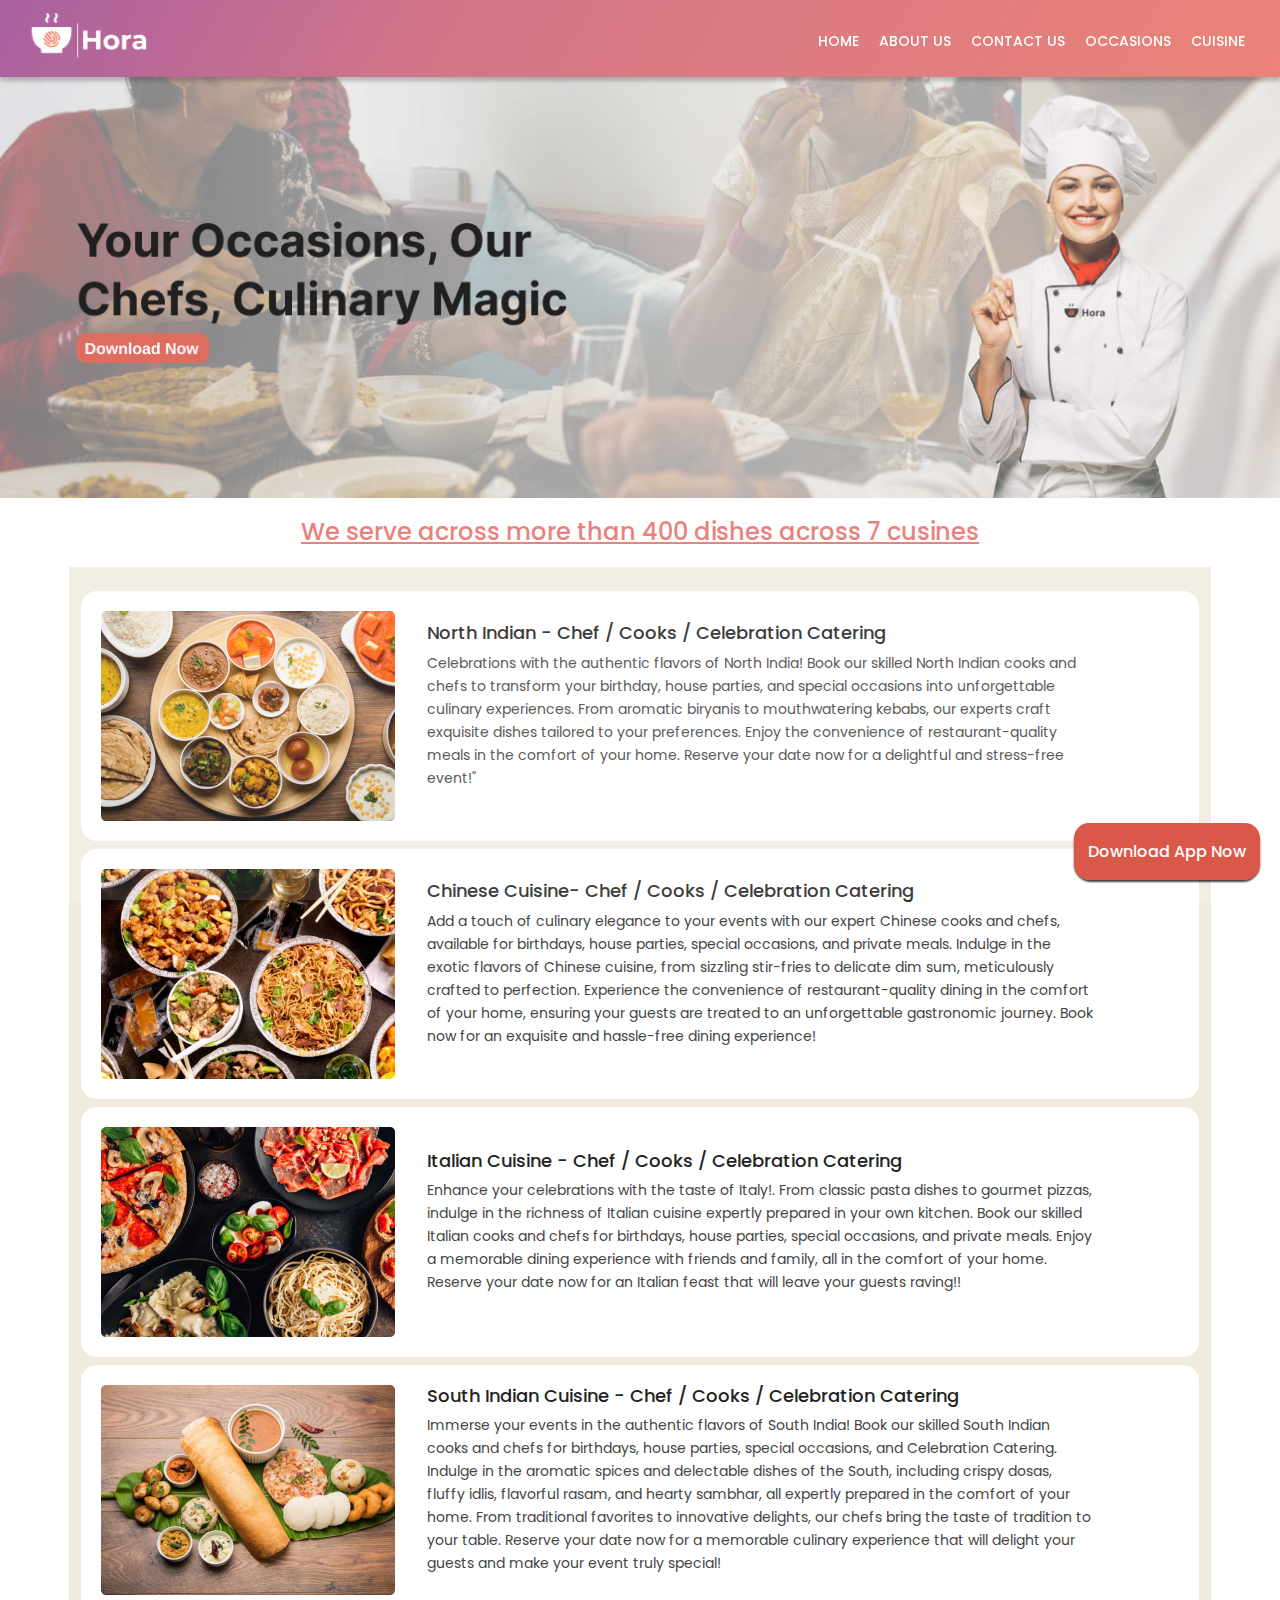
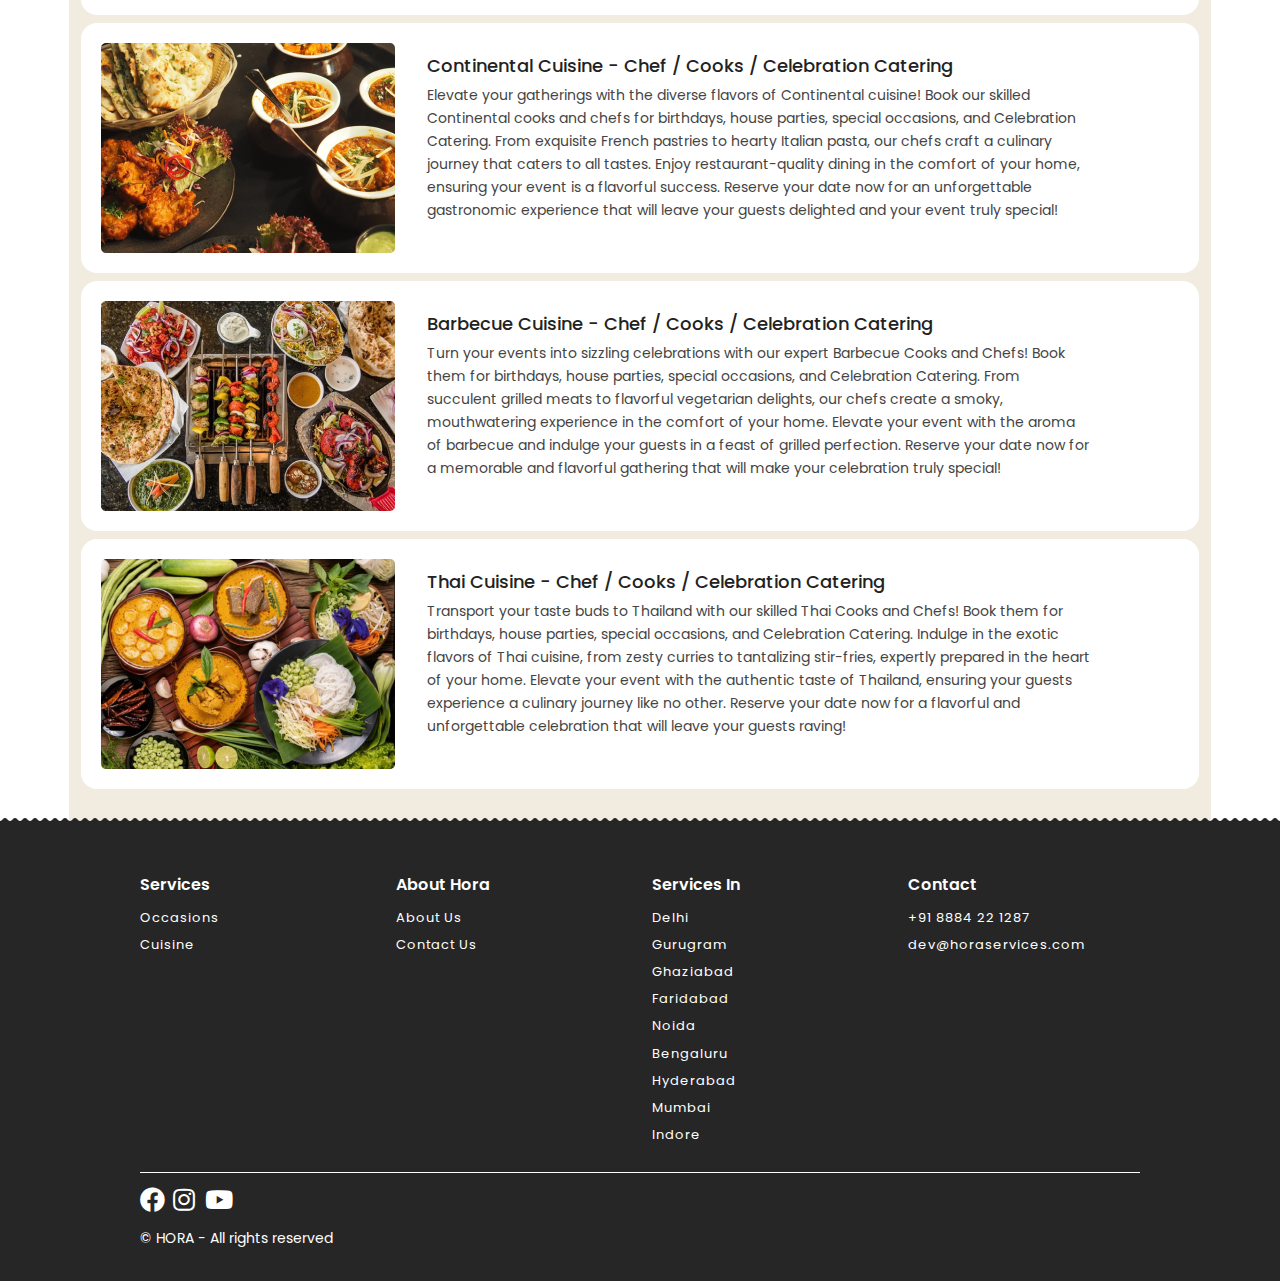
<file: Cuisine.html>
<!DOCTYPE html>
<html>

<head>
    <title>
        Book a cook for home near you, get private chef at home - Hora
    </title>
    <meta charset="utf-8" />
    <meta http-equiv="X-UA-Compatible" content="IE=edge" />
    <meta name="viewport" content="width=device-width, initial-scale=1, shrink-to-fit=no" />
    <link rel="shortcut icon" href="content/img/favicon.ico" type="image/x-icon" />
    <link rel="stylesheet" href="https://cdnjs.cloudflare.com/ajax/libs/font-awesome/5.15.3/css/all.min.css">

    <!-- GOOGLE WEB FONT -->
    <link rel="preconnect" href="https://fonts.googleapis.com" />
    <link rel="preconnect" href="https://fonts.gstatic.com" crossorigin="" />
    <link
        href="https://fonts.googleapis.com/css2?family=Lora:ital@1&amp;family=Poppins:wght@400;500;600;700&amp;display=swap"
        rel="stylesheet" />

    <!-- BASE CSS -->
    <link href="content/css/vendors.min.css" rel="stylesheet" />
    <link href="content/css/style.css" rel="stylesheet" />

    <!-- SPECIFIC CSS -->
    <link href="content/css/wizard.css" rel="stylesheet" />
    <script src="content/js/banner-padding.js"></script>
    <!-- YOUR CUSTOM CSS -->
    <link href="content/css/custom.css" rel="stylesheet" />
    <meta name="keywords"
        content="Personal chef, private chef to cook in home in India, home chef, book a cook near you, chef at home, Private cook in Mumbai, Book a cook for home near you, Hire Chef in Bangalore, Private Chef in Delhi, Catering service" />
    <meta name="description"
        content="Want to book a cook for home near you? Hire skilled cooks for a day or book a chef for a party at home with Hora. Get chef for a birthday or house party in Mumbai, Bangalore & Delhi NCR." />
</head>
    <style>
        .occasions-banner img{
            min-width: 100%;
    max-width: 100%;
        }
    </style>
<body>
    <form method="post" action="./" id="form1">
        <div class="aspNetHidden">
            <input type="hidden" name="__VIEWSTATE" id="__VIEWSTATE"
                value="aV9r/GvoIRdSlnoDUv7rt7KNClhF22VfQ5ypUCvIWCPDTHNnhZeeiOZqAfK0u1PBMvS/f+0LeU2ubC94bP5JQ3SETtum3Uog5uaN4bC62/o=" />
        </div>

        <div class="aspNetHidden">

            <input type="hidden" name="__VIEWSTATEGENERATOR" id="__VIEWSTATEGENERATOR" value="CA0B0334" />
        </div>
        <div>
            <div id="preloader">
                <div data-loader="circle-side"></div>
            </div>

            <header class="header clearfix element_to_stick">
                <div class="layer"></div>
                <!-- Opacity Mask Menu Mobile -->
                <div class="container-fluid">
                    <div id="logo">
                        <a href="../">
                            <img src="content/img/logo_white.svg" width="124" height="70" alt="" class="logo_normal">
                            <img src="content/img/logo_white.svg" width="124" height="70" alt="" class="logo_sticky">
                        </a>
                    </div>
                    <!-- /top_menu -->
                    <a href="#0" class="open_close">
                        <i class="icon_menu"></i><span>Menu</span>
                    </a>
                    <nav class="main-menu">
                        <div id="header_menu">
                            <a href="#0" class="open_close">
                                <i class="icon_close"></i><span>Menu</span>
                            </a>
                            <a href="../">
                                <img src="content/img/logo_white.svg" width="140" height="70" alt=""></a>
                        </div>
                        <ul>
                            <li>
                                <a href="index.html">Home</a>
                            </li>
                            <li>
                                <a href="AboutUs.html">About Us</a>
                            </li>
                            <li>
                                <a href="ContactUs.html">Contact Us</a>
                            </li>
                            <li>
                                <a href="Occasion.html">Occasions</a>
                            </li>
                            <li><a href="Cuisine.html">cuisine</a></li>
                        </ul>
                    </nav>
                </div>
            </header>
            <!-- /header -->


            <main>
              
                <div class="occation-intro">
                    <div class="occasions-banner"  id="occation-intro-inner">
                        <a  href="https://play.google.com/store/apps/details?id=com.hora">
                            <img src="content/img/occasion-banner.png" alt="book chef for occasions"/>
                        </a>
                      </div>
                    <div class="container occation-intro-inner  col-lg-12 row justify-content-center d-flex align-items-center">
                     
                        <h3 class="text-center">We serve across more than 400 dishes across 7 cusines</h3>
                        <!-- End carousel_testimonials -->
                        <div class="occation-bg flex justify-content-center align-items-center pt-4 pb-4 pr-4 pl-4">
                            <div class="box-section mb-2">
                                <div class="bg-white d-flex  justify-content-center align-items-center">
                                    <div class="box-section-left">
                                        <img src="content/img/cusine-image-1.png" alt="" class="logo_normal">
                                    </div>
                                    <div class="box-section-right">
                                        <h6>North Indian - Chef / Cooks / Celebration Catering</h6>
                                        <p>
                                            Celebrations with the authentic flavors of North India!
                                             Book our skilled North Indian cooks and chefs to transform your birthday,
                                            house parties, and special occasions into unforgettable culinary experiences. From aromatic biryanis to mouthwatering kebabs, our experts craft exquisite dishes tailored to your preferences. Enjoy the convenience of restaurant-quality meals in the comfort of your home.
                                             Reserve your date now for a delightful and stress-free event!"</p>
                                    </div>
                                </div>
                            </div>
                            <div class="box-section mb-2">
                                <div class="bg-white d-flex  justify-content-center align-items-center">
                                    <div class="box-section-left">
                                        <img src="content/img/cusine-image-2.png" alt="" class="logo_normal">
                                    </div>
                                    <div class="box-section-right">
                                        <h6>Chinese Cuisine- Chef / Cooks / Celebration Catering</h6>
                                        <p>
                                            Add a touch of culinary elegance to your events with our expert
                                             Chinese cooks and chefs, available for birthdays, house parties, 
                                             special occasions, and private meals. Indulge in the exotic flavors 
                                             of Chinese cuisine, from sizzling stir-fries to delicate dim sum, meticulously crafted to perfection. Experience the convenience of restaurant-quality dining in the comfort of your home, ensuring your guests are treated to an unforgettable gastronomic journey. 
                                            Book now for an exquisite and hassle-free dining experience!
                                        </p>

                                    </div>

                                </div>
                            </div>
                            <div class="box-section mb-2">
                                <div class="bg-white d-flex  justify-content-center align-items-center">
                                    <div class="box-section-left">
                                        <img src="content/img/cusine-image-3.png" alt="" class="logo_normal">
                                    </div>
                                    <div class="box-section-right">
                                        <h6>Italian Cuisine - Chef / Cooks / Celebration Catering</h6>
                                        <p>Enhance your celebrations with the taste of Italy!. From classic pasta dishes to gourmet pizzas, indulge in the richness of Italian cuisine expertly prepared in your own kitchen. Book our skilled Italian cooks and chefs for birthdays, house parties, special occasions, and private meals. Enjoy a memorable dining experience with friends and family, all in the comfort of your home. Reserve your date now for an Italian feast that will leave your guests raving!!</p>
                                    </div>

                                </div>
                            </div>
                            <div class="box-section mb-2">
                                <div class="bg-white d-flex  justify-content-center align-items-center">
                                    <div class="box-section-left">
                                        <img src="content/img/cusine-image-4.png" alt="" class="logo_normal">
                                    </div>
                                    <div class="box-section-right">
                                        <h6>South Indian Cuisine - Chef / Cooks / Celebration Catering</h6>
                                    <p>
                                        Immerse your events in the authentic flavors of South India! Book our skilled South Indian cooks and chefs for birthdays, house parties, special occasions, and Celebration Catering. Indulge in the aromatic spices and delectable dishes of the South, including crispy dosas, fluffy idlis, flavorful rasam, and hearty sambhar, all expertly prepared in the comfort of your home. From traditional favorites to innovative delights, our chefs bring the taste of tradition to your table. Reserve your date now for a memorable culinary experience that will delight your guests and make your event truly special!
                                    </p>
                                    </div>

                                </div>
                            </div>
                            <div class="box-section mb-2">
                                <div class="bg-white d-flex  justify-content-center align-items-center">
                                    <div class="box-section-left">
                                        <img src="content/img/cusine-image-5.png" alt="" class="logo_normal">
                                    </div>
                                    <div class="box-section-right">
                                        <h6>Continental Cuisine - Chef / Cooks / Celebration Catering</h6>
                                        <p>
                                            Elevate your gatherings with the diverse flavors of Continental cuisine! Book our skilled Continental cooks and chefs for birthdays, house parties, special occasions, and Celebration Catering. From exquisite French pastries to hearty Italian pasta, our chefs craft a culinary journey that caters to all tastes. Enjoy restaurant-quality dining in the comfort of your home, ensuring your event is a flavorful success. Reserve your date now for an unforgettable gastronomic experience that will leave your guests delighted and your event truly special!
                                        </p>
                                    </div>
                                </div>
                            </div>
                            <div class="box-section mb-2">
                                <div class="bg-white d-flex  justify-content-center align-items-center">
                                    <div class="box-section-left">
                                        <img src="content/img/cusine-image-6.png" alt="" class="logo_normal">
                                    </div>
                                    <div class="box-section-right">
                                        <h6>Barbecue Cuisine - Chef / Cooks / Celebration Catering</h6>
                                        <p>
                                            Turn your events into sizzling celebrations with our expert Barbecue Cooks and Chefs! Book them for birthdays, house parties, special occasions, and Celebration Catering. From succulent grilled meats to flavorful vegetarian delights, our chefs create a smoky, mouthwatering experience in the comfort of your home. Elevate your event with the aroma of barbecue and indulge your guests in a feast of grilled perfection. Reserve your date now for a memorable and flavorful gathering that will make your celebration truly special!
                                        </p>
                                    </div>
                                </div>
                            </div>
                            <div class="box-section mb-2">
                                <div class="bg-white d-flex  justify-content-center align-items-center">
                                    <div class="box-section-left">
                                        <img src="content/img/cusine-image-7.png" alt="" class="logo_normal">
                                    </div>
                                    <div class="box-section-right">
                                        <h6>Thai Cuisine - Chef / Cooks / Celebration Catering</h6>
                                        <p>
                                            Transport your taste buds to Thailand with our skilled Thai Cooks and Chefs! Book them for birthdays, house parties, special occasions, and Celebration Catering. Indulge in the exotic flavors of Thai cuisine, from zesty curries to tantalizing stir-fries, expertly prepared in the heart of your home. Elevate your event with the authentic taste of Thailand, ensuring your guests experience a culinary journey like no other. Reserve your date now for a flavorful and unforgettable celebration that will leave your guests raving!
                                        </p> 
                                        </div>
                                </div>
                            </div>
                        </div>
                    </div>

            </main>


            <footer>
                <div class="frame black"></div>
                <div class="container">
                    <div class="foot-container">
                        <div class="row">
                          
                            <div class="col-md-3">
                                <h2>Services</h2>
                                <ul>
                                    <li>
                                        <a href="Occasion.html">Occasions</a>
                                    </li>                                    <li><a href="cuisine.html">cuisine</a></li>
                                </ul>
                            </div>
                            <div class="col-md-3">
                                <h2>About Hora</h2>
                                <ul>
                                    <li>
                                        <a href="AboutUs.html">About Us</a>
                                    </li>
                                    <li>
                                        <a href="ContactUs.html">Contact Us</a>
                                    </li>

                                </ul>
                            </div>
                            <div class="col-md-3">
                                <h2>Services In</h2>
                                <ul id="myList">
                                    <li class="city-link" data-city="Delhi"><a href="city.html?city=Delhi">Delhi</a>
                                    </li>
                                    <li class="city-link" data-city="Gurugram"><a
                                            href="city.html?city=Gurugram">Gurugram</a></li>
                                    <li class="city-link" data-city="Ghaziabad"><a
                                            href="city.html?city=Ghaziabad">Ghaziabad</a></li>
                                    <li class="city-link" data-city="Faridabad"><a
                                            href="city.html?city=Faridabad">Faridabad</a></li>
                                    <li class="city-link" data-city="Noida"><a href="city.html?city=Noida">Noida</a>
                                    </li>
                                    <li class="city-link" data-city="Bengaluru"><a
                                            href="city.html?city=Bengaluru">Bengaluru</a></li>
                                    <li class="city-link" data-city="Hyderabad"><a
                                            href="city.html?city=Hyderabad">Hyderabad</a></li>
                                    <li class="city-link" data-city="Mumbai"><a href="city.html?city=Mumbai">Mumbai</a>
                                    </li>
                                    <li class="city-link" data-city="Indore"><a href="city.html?city=Indore">Indore</a>
                                    </li>
                                </ul>
                            </div>
                            <div class="col-md-3">
                                <h2>Contact</h2>
                                <ul>
                                    <li><a href="#">+91 8884 22 1287</a></li>
                                    <li>
                                        <a href="ContactUs.html"  style="text-transform: lowercase;">dev@horaservices.com</a>
                                    </li>

                                </ul>
                            </div>
                        </div>
                        <div class="row">
                        
                            <div  class="col-sm-12">
                                <div class="social-icons">
                                    <!-- Facebook Icon with Link -->
                                    <a href="https://www.facebook.com/profile.php?id=61550111701616" target="_blank" style="text-decoration: none; color: inherit;">
                                        <i class="fab fa-facebook"></i>
                                    </a>
                                    
                                    <!-- Instagram Icon with Link -->
                                    <a href="https://www.instagram.com/horaservices/?fbclid=IwAR0PktJ-rl5rKC6YGSZ8BSw3m8o9qMfLpJchO17FCEZuCXKxvASZWRymifA" target="_blank" style="padding:0 6px 0 4px;text-decoration: none; color: inherit;">
                                        <i class="fab fa-instagram"></i>
                                    </a>
                                    
                                    <!-- YouTube Icon with Link -->
                                    <a href="https://www.youtube.com/channel/UCj5gMUjptHut0aGYHxCbE5g" target="_blank" style="text-decoration: none; color: inherit;">
                                        <i class="fab fa-youtube"></i>
                                    </a>
                                </div>
                            </div>
                            <div class="col-sm-12">
                                <p class="copy">© HORA - All rights reserved</p>
                            </div>
    
                        </div>
                    </div>
                </div>
            </footer>


            <script src="content/js/common_scripts.min.js"></script>
            <script src="content/js/slider.js"></script>
            <script src="content/js/common_func.js"></script>

            <!-- SPECIFIC SCRIPTS (wizard form) -->
            <script src="content/js/wizard/wizard_scripts.min.js"></script>
            <script src="content/js/wizard/wizard_func.js"></script>
        </div>
    </form>
    <div id="sticky-button" class="owl-slide-animated owl-slide-cta">
        <a class="btn_1" target="_blank" href="https://play.google.com/store/apps/details?id=com.hora" role="button">
            Download App Now</a>
    </div>
</body>

</html>
</file>
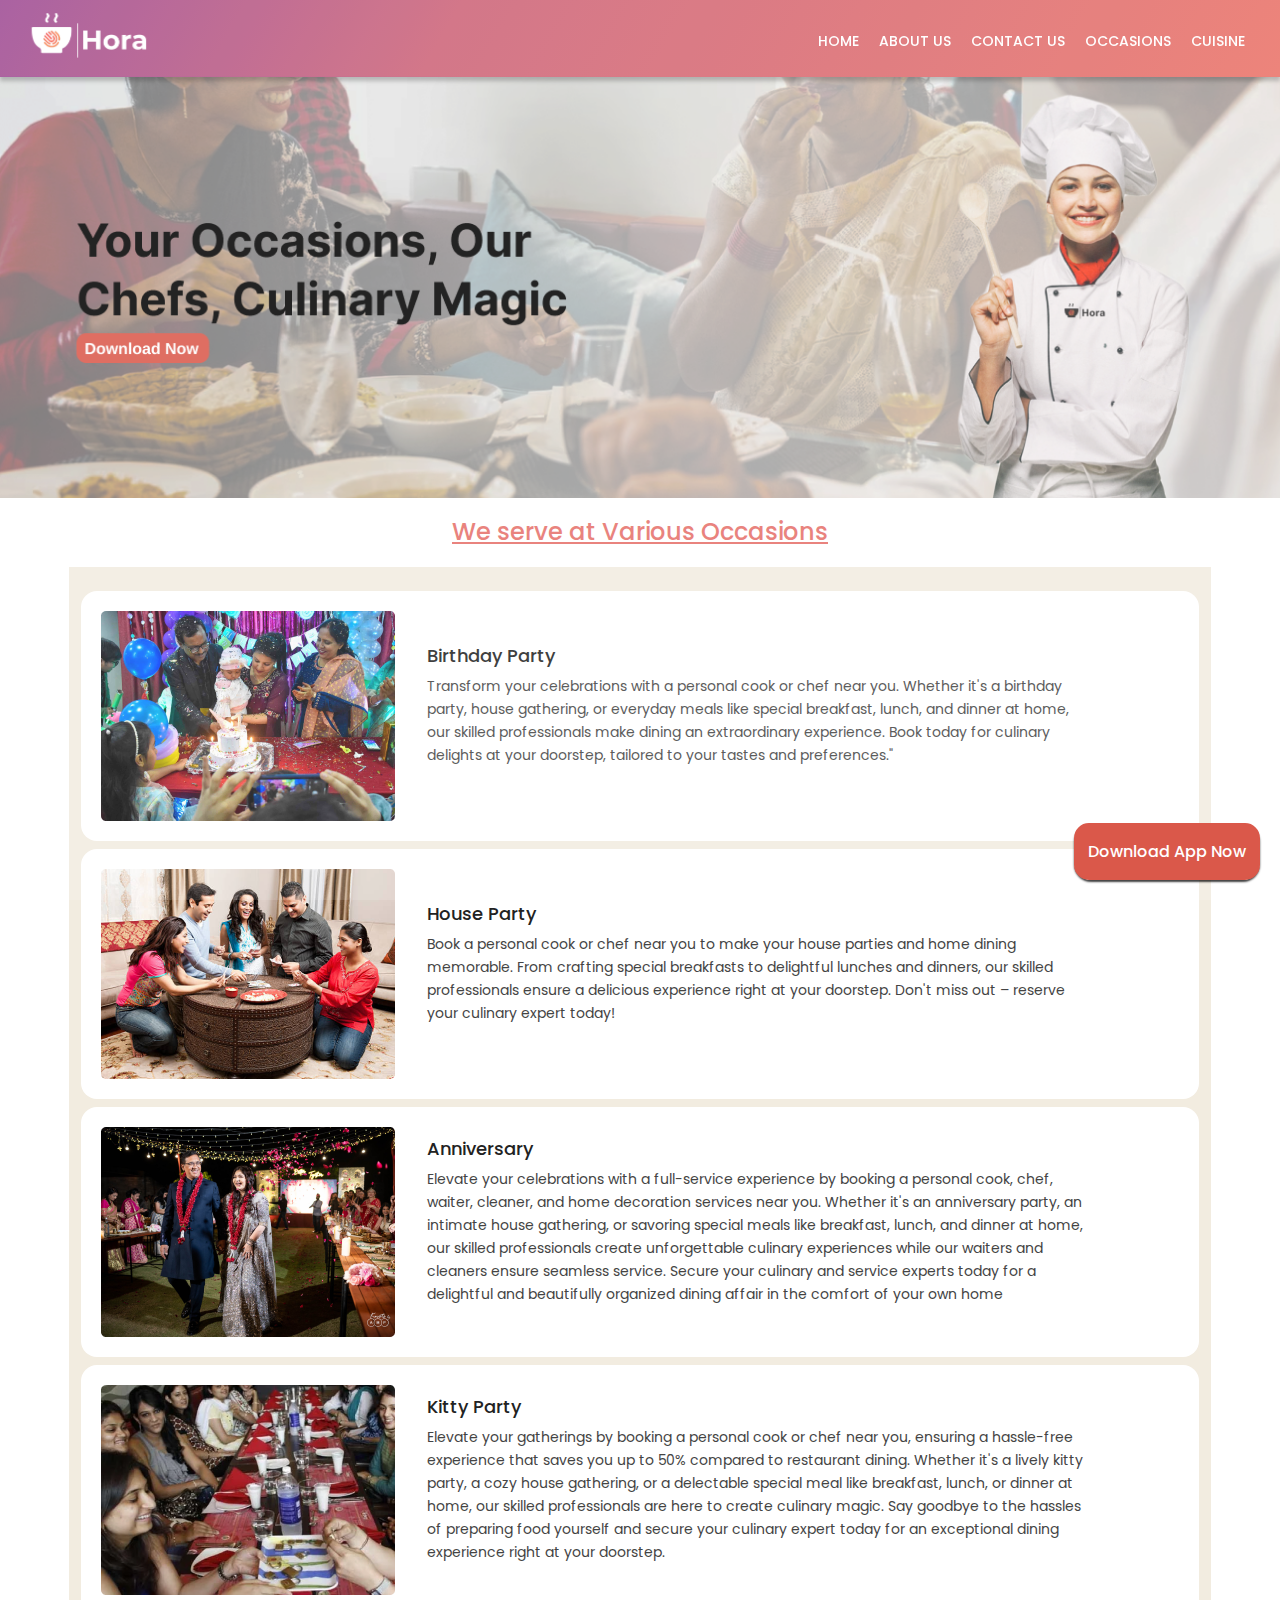
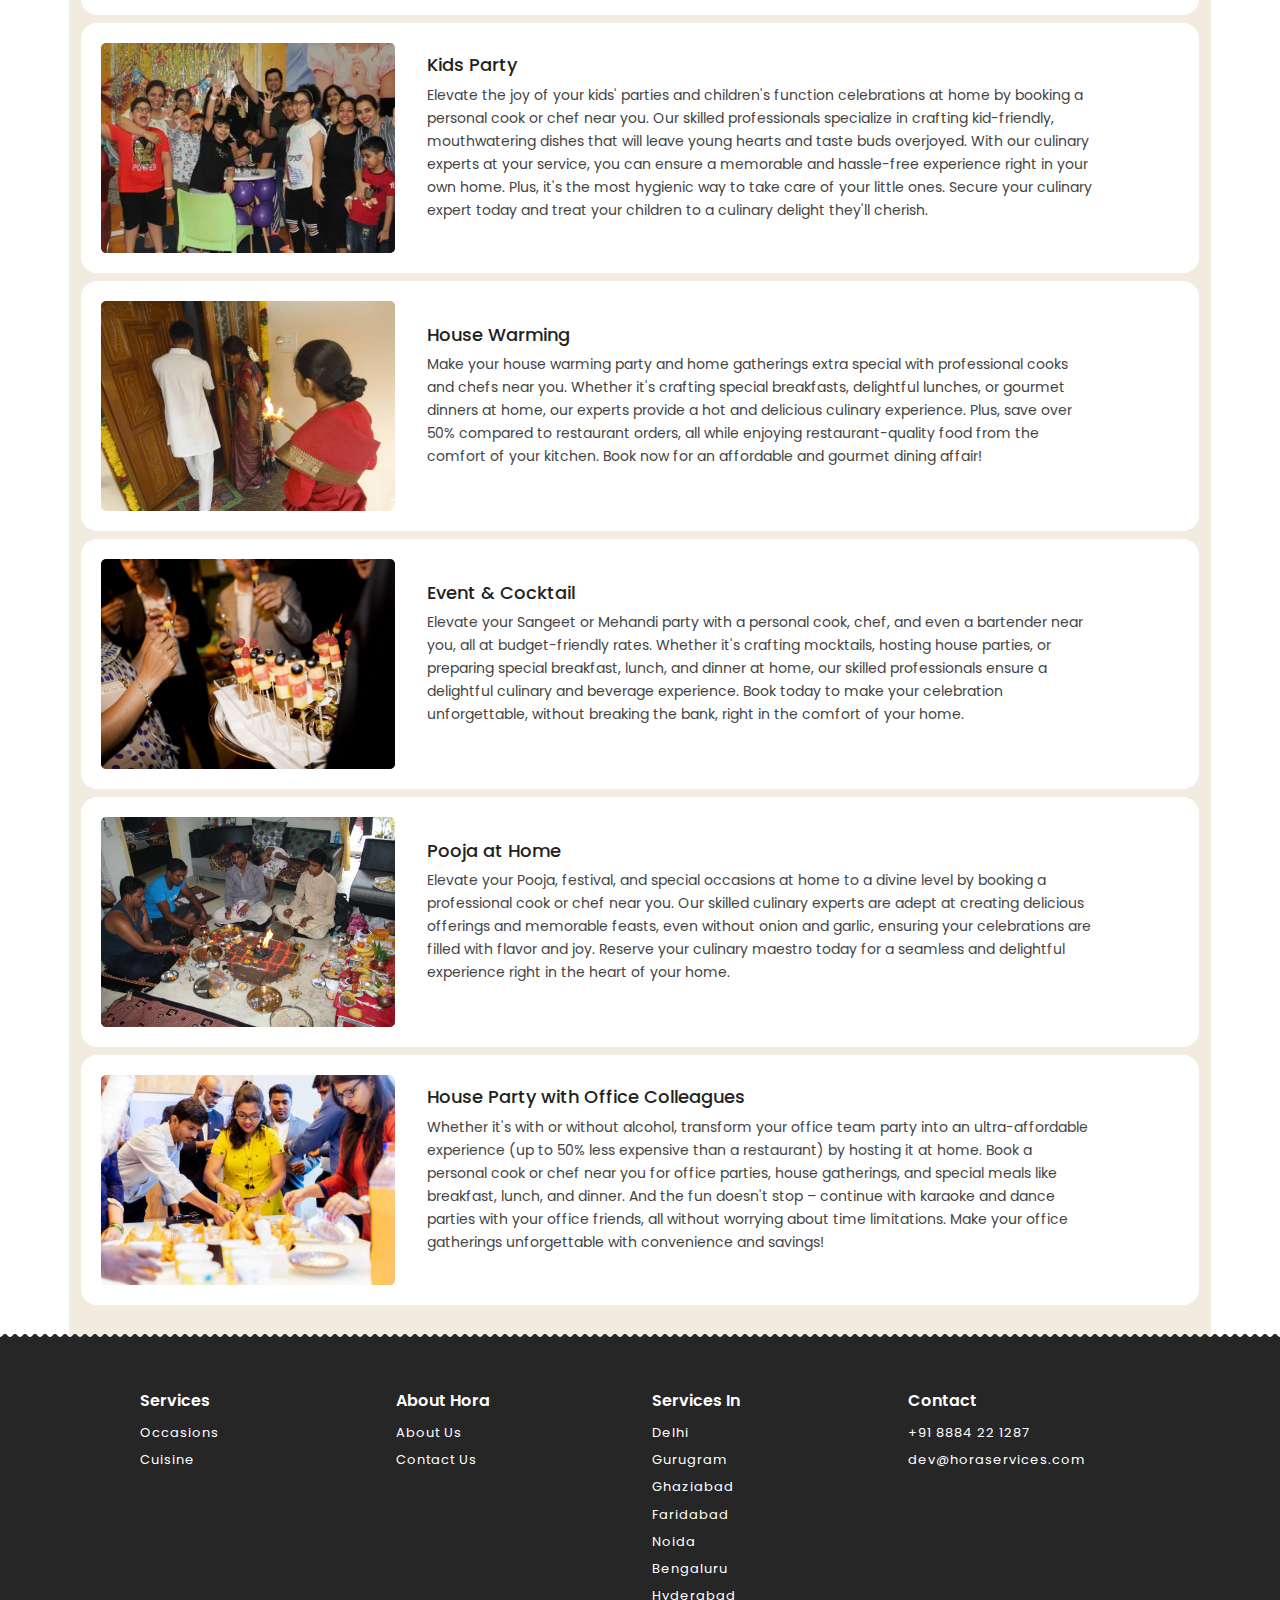
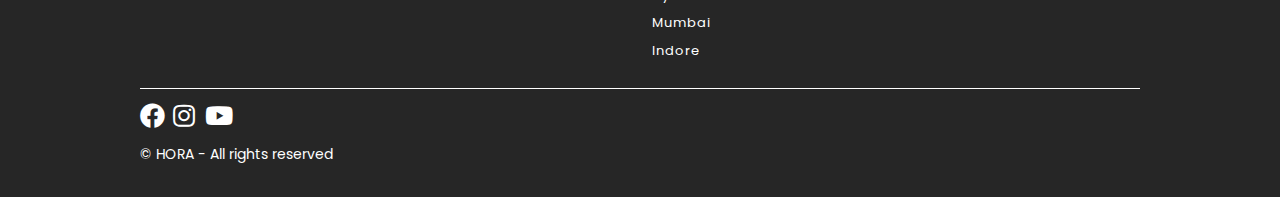
<file: Occasion.html>
<!DOCTYPE html>
<html>

<head>
    <title>
        Book a cook for home near you, get private chef at home - Hora
    </title>
    <meta charset="utf-8" />
    <meta http-equiv="X-UA-Compatible" content="IE=edge" />
    <meta name="viewport" content="width=device-width, initial-scale=1, shrink-to-fit=no" />
    <link rel="shortcut icon" href="content/img/favicon.ico" type="image/x-icon" />
    <link rel="stylesheet" href="https://cdnjs.cloudflare.com/ajax/libs/font-awesome/5.15.3/css/all.min.css">

    <!-- GOOGLE WEB FONT -->
    <link rel="preconnect" href="https://fonts.googleapis.com" />
    <link rel="preconnect" href="https://fonts.gstatic.com" crossorigin="" />
    <link
        href="https://fonts.googleapis.com/css2?family=Lora:ital@1&amp;family=Poppins:wght@400;500;600;700&amp;display=swap"
        rel="stylesheet" />

    <!-- BASE CSS -->
    <link href="content/css/vendors.min.css" rel="stylesheet" />
    <link href="content/css/style.css" rel="stylesheet" />

    <!-- SPECIFIC CSS -->
    <link href="content/css/wizard.css" rel="stylesheet" />
    <script src="content/js/banner-padding.js"></script>
    <!-- YOUR CUSTOM CSS -->
    <link href="content/css/custom.css" rel="stylesheet" />
    <meta name="keywords"
        content="Personal chef, private chef to cook in home in India, home chef, book a cook near you, chef at home, Private cook in Mumbai, Book a cook for home near you, Hire Chef in Bangalore, Private Chef in Delhi, Catering service" />
    <meta name="description"
        content="Want to book a cook for home near you? Hire skilled cooks for a day or book a chef for a party at home with Hora. Get chef for a birthday or house party in Mumbai, Bangalore & Delhi NCR." />
</head>
<body>
    <form method="post" action="./" id="form1">
        <div class="aspNetHidden">
            <input type="hidden" name="__VIEWSTATE" id="__VIEWSTATE"
                value="aV9r/GvoIRdSlnoDUv7rt7KNClhF22VfQ5ypUCvIWCPDTHNnhZeeiOZqAfK0u1PBMvS/f+0LeU2ubC94bP5JQ3SETtum3Uog5uaN4bC62/o=" />
        </div>

        <div class="aspNetHidden">

            <input type="hidden" name="__VIEWSTATEGENERATOR" id="__VIEWSTATEGENERATOR" value="CA0B0334" />
        </div>
        <div>
            <div id="preloader">
                <div data-loader="circle-side"></div>
            </div>

            <header class="header clearfix element_to_stick">
                <div class="layer"></div>
                <!-- Opacity Mask Menu Mobile -->
                <div class="container-fluid">
                    <div id="logo">
                        <a href="../">
                            <img src="content/img/logo_white.svg" width="124" height="70" alt="" class="logo_normal">
                            <img src="content/img/logo_white.svg" width="124" height="70" alt="" class="logo_sticky">
                        </a>
                    </div>
                    <!-- /top_menu -->
                    <a href="#0" class="open_close">
                        <i class="icon_menu"></i><span>Menu</span>
                    </a>
                    <nav class="main-menu">
                        <div id="header_menu">
                            <a href="#0" class="open_close">
                                <i class="icon_close"></i><span>Menu</span>
                            </a>
                            <a href="../">
                                <img src="content/img/logo_white.svg" width="140" height="70" alt=""></a>
                        </div>
                        <ul>
                            <li>
                                <a href="index.html">Home</a>
                            </li>
                            <li>
                                <a href="AboutUs.html">About Us</a>
                            </li>
                            <li>
                                <a href="ContactUs.html">Contact Us</a>
                            </li>
                            <li>
                                <a href="Occasion.html">Occasions</a>
                            </li>
                            <li>
                                <li><a href="Cuisine.html">cuisine</a></li>
                            </li>
                        </ul>
                    </nav>
                </div>
            </header>
            <!-- /header -->


            <main>
              
                <div class="occation-intro">
                    <div class="occasions-banner"  id="occation-intro-inner">
                        <a  href="https://play.google.com/store/apps/details?id=com.hora">
                            <img src="content/img/occasion-banner.png" alt="book chef for occasions"/>
                        </a>
                      </div>
                    <div class="container occation-intro-inner  col-lg-12 row justify-content-center d-flex align-items-center">
                     
                        <h3 class="text-center">We serve at Various Occasions</h3>
                        <!-- End carousel_testimonials -->
                        <div class="occation-bg flex justify-content-center align-items-center pt-4 pb-4 pr-4 pl-4">
                            <div class="box-section mb-2">
                                <div class="bg-white d-flex  justify-content-center align-items-center">
                                    <div class="box-section-left">
                                        <img src="content/img/birthday-party.png" alt="" class="logo_normal">
                                    </div>
                                    <div class="box-section-right">
                                        <h6>Birthday Party</h6>
                                        <p>
                                        Transform your celebrations with a personal cook or chef near you.
                                            Whether it's a birthday party, house gathering, or everyday meals like
                                            special breakfast,
                                            lunch, and dinner at home, our skilled professionals make dining an
                                            extraordinary
                                            experience. Book today for culinary
                                            delights at your doorstep, tailored to your tastes and preferences."
                                        </p>

                                    </div>

                                </div>
                            </div>
                            <div class="box-section mb-2">
                                <div class="bg-white d-flex  justify-content-center align-items-center">
                                    <div class="box-section-left">
                                        <img src="content/img/house-party.png" alt="" class="logo_normal">
                                    </div>
                                    <div class="box-section-right">
                                        <h6>House Party</h6>
                                        <p>Book a personal cook or chef near you to make your house parties
                                            and home dining memorable. From crafting special breakfasts to delightful
                                            lunches and dinners, our skilled professionals ensure a delicious experience
                                            right at your doorstep.
                                            Don't miss out – reserve your culinary expert today!
                                        </p>

                                    </div>

                                </div>
                            </div>
                            <div class="box-section mb-2">
                                <div class="bg-white d-flex  justify-content-center align-items-center">
                                    <div class="box-section-left">
                                        <img src="content/img/anniversary.png" alt="" class="logo_normal">
                                    </div>
                                    <div class="box-section-right">
                                        <h6>Anniversary</h6>
                                        <p>Elevate your celebrations with a full-service experience by booking a
                                            personal cook,
                                            chef, waiter, cleaner, and home decoration services near you.
                                            Whether it's an anniversary party, an intimate house gathering,
                                            or savoring special meals like breakfast, lunch, and dinner at home,
                                            our skilled professionals create unforgettable culinary experiences
                                            while our waiters and cleaners ensure seamless service.
                                            Secure your culinary and service experts today for a delightful and
                                            beautifully
                                            organized dining affair in the comfort of your own home
                                        </p>
                                    </div>

                                </div>
                            </div>
                            <div class="box-section mb-2">
                                <div class="bg-white d-flex  justify-content-center align-items-center">
                                    <div class="box-section-left">
                                        <img src="content/img/kitty-party.png" alt="" class="logo_normal">
                                    </div>
                                    <div class="box-section-right">
                                        <h6>Kitty Party </h6>
                                        <p>Elevate your gatherings by booking a personal cook or chef near you,
                                            ensuring a hassle-free experience that saves you up to 50% compared to
                                            restaurant dining. Whether it's a lively kitty party,
                                            a cozy house gathering, or a delectable special meal like breakfast,
                                            lunch, or dinner at home, our skilled professionals are here to create
                                            culinary
                                            magic. Say goodbye to the hassles of preparing food yourself and secure your
                                            culinary expert today
                                            for an exceptional dining experience right at your doorstep.</p>
                                    </div>

                                </div>
                            </div>
                            <div class="box-section mb-2">
                                <div class="bg-white d-flex  justify-content-center align-items-center">
                                    <div class="box-section-left">
                                        <img src="content/img/kids-party.png" alt="" class="logo_normal">
                                    </div>
                                    <div class="box-section-right">
                                        <h6> Kids Party </h6>
                                        <p>
                                            Elevate the joy of your kids' parties and children's function
                                            celebrations at home by booking a personal cook or chef near you.
                                            Our skilled professionals specialize in crafting kid-friendly,
                                            mouthwatering dishes that will leave young hearts and taste buds
                                            overjoyed. With our culinary experts at your service, you can ensure
                                            a memorable and hassle-free experience right in your own home. Plus,
                                            it's the most hygienic way to take care of your little ones. Secure your
                                            culinary expert today
                                            and treat your children to a culinary delight they'll cherish.
                                        </p>
                                    </div>
                                </div>
                            </div>
                            <div class="box-section mb-2">
                                <div class="bg-white d-flex  justify-content-center align-items-center">
                                    <div class="box-section-left">
                                        <img src="content/img/house-warming.png" alt="" class="logo_normal">
                                    </div>
                                    <div class="box-section-right">
                                        <h6>House Warming</h6>
                                        <p>
                                            Make your house warming party and home gatherings extra special with
                                            professional cooks and chefs near you. Whether it's crafting special
                                            breakfasts, delightful lunches, or gourmet dinners at home, our experts
                                            provide a hot and delicious culinary experience. Plus, save over 50%
                                            compared to restaurant orders, all while enjoying restaurant-quality food
                                            from the comfort of your kitchen. Book now for an affordable and gourmet
                                            dining affair!
                                        </p>
                                    </div>
                                </div>
                            </div>
                            <div class="box-section mb-2">
                                <div class="bg-white d-flex  justify-content-center align-items-center">
                                    <div class="box-section-left">
                                        <img src="content/img/cocktail-event.png" alt="" class="logo_normal">
                                    </div>
                                    <div class="box-section-right">
                                        <h6>Event & Cocktail</h6>
                                        <p>
                                            Elevate your Sangeet or Mehandi party with a personal cook, chef, and even a
                                            bartender near you, all at budget-friendly rates. Whether it's crafting
                                            mocktails, hosting house parties, or preparing special breakfast, lunch, and
                                            dinner at home, our skilled professionals ensure a delightful culinary and
                                            beverage experience. Book today to make your celebration unforgettable,
                                            without breaking the bank, right in the comfort of your home. </p>
                                    </div>
                                </div>
                            </div>
                            <div class="box-section mb-2">
                                <div class="bg-white d-flex  justify-content-center align-items-center">
                                    <div class="box-section-left">
                                        <img src="content/img/pooja-at-home.png" alt="" class="logo_normal">
                                    </div>
                                    <div class="box-section-right">
                                        <h6>Pooja at Home</h6>
                                        <p>
                                            Elevate your Pooja, festival, and special occasions at home to a divine
                                            level by booking a professional cook or chef near you. Our skilled culinary
                                            experts are adept at creating delicious offerings and memorable feasts, even
                                            without onion and garlic, ensuring your celebrations are filled with flavor
                                            and joy. Reserve your culinary maestro today for a seamless and delightful
                                            experience right in the heart of your home.
                                    </div>
                                </div>
                            </div>
                            <div class="box-section mb-2">
                                <div class="bg-white d-flex  justify-content-center align-items-center">
                                    <div class="box-section-left">
                                        <img src="content/img/office-party.png" alt="" class="logo_normal">
                                    </div>
                                    <div class="box-section-right">
                                        <h6>House Party with Office Colleagues</h6>
                                        <p>
                                            Whether it's with or without alcohol, transform your office team party into
                                            an ultra-affordable experience (up to 50% less expensive than a restaurant)
                                            by hosting it at home. Book a personal cook or chef near you for office
                                            parties, house gatherings, and special meals like breakfast, lunch, and
                                            dinner. And the fun doesn't stop – continue with karaoke and dance parties
                                            with your office friends, all without worrying about time limitations. Make
                                            your office gatherings unforgettable with convenience and savings!
                                    </div>
                                </div>
                            </div>

                        </div>
                    </div>

            </main>


            <footer>
                <div class="frame black"></div>
                <div class="container">
                    <div class="foot-container">
                        <div class="row">
                          
                            <div class="col-md-3">
                                <h2>Services</h2>
                                <ul>
                                    <li>
                                        <a href="Occasion.html">Occasions</a>
                                    </li>
                                     <li><a href="Cuisine.html">cuisine</a></li>
                                </ul>
                            </div>
                            <div class="col-md-3">
                                <h2>About Hora</h2>
                                <ul>
                                    <li>
                                        <a href="AboutUs.html">About Us</a>
                                    </li>
                                    <li>
                                        <a href="ContactUs.html">Contact Us</a>
                                    </li>

                                </ul>
                            </div>
                            <div class="col-md-3">
                                <h2>Services In</h2>
                                <ul id="myList">
                                    <li class="city-link" data-city="Delhi"><a href="city.html?city=Delhi">Delhi</a>
                                    </li>
                                    <li class="city-link" data-city="Gurugram"><a
                                            href="city.html?city=Gurugram">Gurugram</a></li>
                                    <li class="city-link" data-city="Ghaziabad"><a
                                            href="city.html?city=Ghaziabad">Ghaziabad</a></li>
                                    <li class="city-link" data-city="Faridabad"><a
                                            href="city.html?city=Faridabad">Faridabad</a></li>
                                    <li class="city-link" data-city="Noida"><a href="city.html?city=Noida">Noida</a>
                                    </li>
                                    <li class="city-link" data-city="Bengaluru"><a
                                            href="city.html?city=Bengaluru">Bengaluru</a></li>
                                    <li class="city-link" data-city="Hyderabad"><a
                                            href="city.html?city=Hyderabad">Hyderabad</a></li>
                                    <li class="city-link" data-city="Mumbai"><a href="city.html?city=Mumbai">Mumbai</a>
                                    </li>
                                    <li class="city-link" data-city="Indore"><a href="city.html?city=Indore">Indore</a>
                                    </li>
                                </ul>
                            </div>
                            <div class="col-md-3">
                                <h2>Contact</h2>
                                <ul>
                                    <li><a href="#">+91 8884 22 1287</a></li>
                                    <li>
                                        <a href="ContactUs.html"  style="text-transform: lowercase;">dev@horaservices.com</a>
                                    </li>
                                    
                                </ul>
                            </div>
                        </div>
                        <div class="row">
                        
                            <div  class="col-sm-12">
                                <div class="social-icons">
                                    <!-- Facebook Icon with Link -->
                                    <a href="https://www.facebook.com/profile.php?id=61550111701616" target="_blank" style="text-decoration: none; color: inherit;">
                                        <i class="fab fa-facebook"></i>
                                    </a>
                                    
                                    <!-- Instagram Icon with Link -->
                                    <a href="https://www.instagram.com/horaservices/?fbclid=IwAR0PktJ-rl5rKC6YGSZ8BSw3m8o9qMfLpJchO17FCEZuCXKxvASZWRymifA" target="_blank" style="padding:0 6px 0 4px;text-decoration: none; color: inherit;">
                                        <i class="fab fa-instagram"></i>
                                    </a>
                                    
                                    <!-- YouTube Icon with Link -->
                                    <a href="https://www.youtube.com/channel/UCj5gMUjptHut0aGYHxCbE5g" target="_blank" style="text-decoration: none; color: inherit;">
                                        <i class="fab fa-youtube"></i>
                                    </a>
                                </div>
                            </div>
                            <div class="col-sm-12">
                                <p class="copy">© HORA - All rights reserved</p>
                            </div>
    
                        </div>
                    </div>
                </div>
            </footer>




            <script src="content/js/common_scripts.min.js"></script>
            <script src="content/js/slider.js"></script>
            <script src="content/js/common_func.js"></script>

            <!-- SPECIFIC SCRIPTS (wizard form) -->
            <script src="content/js/wizard/wizard_scripts.min.js"></script>
            <script src="content/js/wizard/wizard_func.js"></script>
        </div>
    </form>
    <div id="sticky-button" class="owl-slide-animated owl-slide-cta">
        <a class="btn_1" target="_blank" href="https://play.google.com/store/apps/details?id=com.hora" role="button">
            Download App Now</a>
    </div>

</body>

</html>
</file>
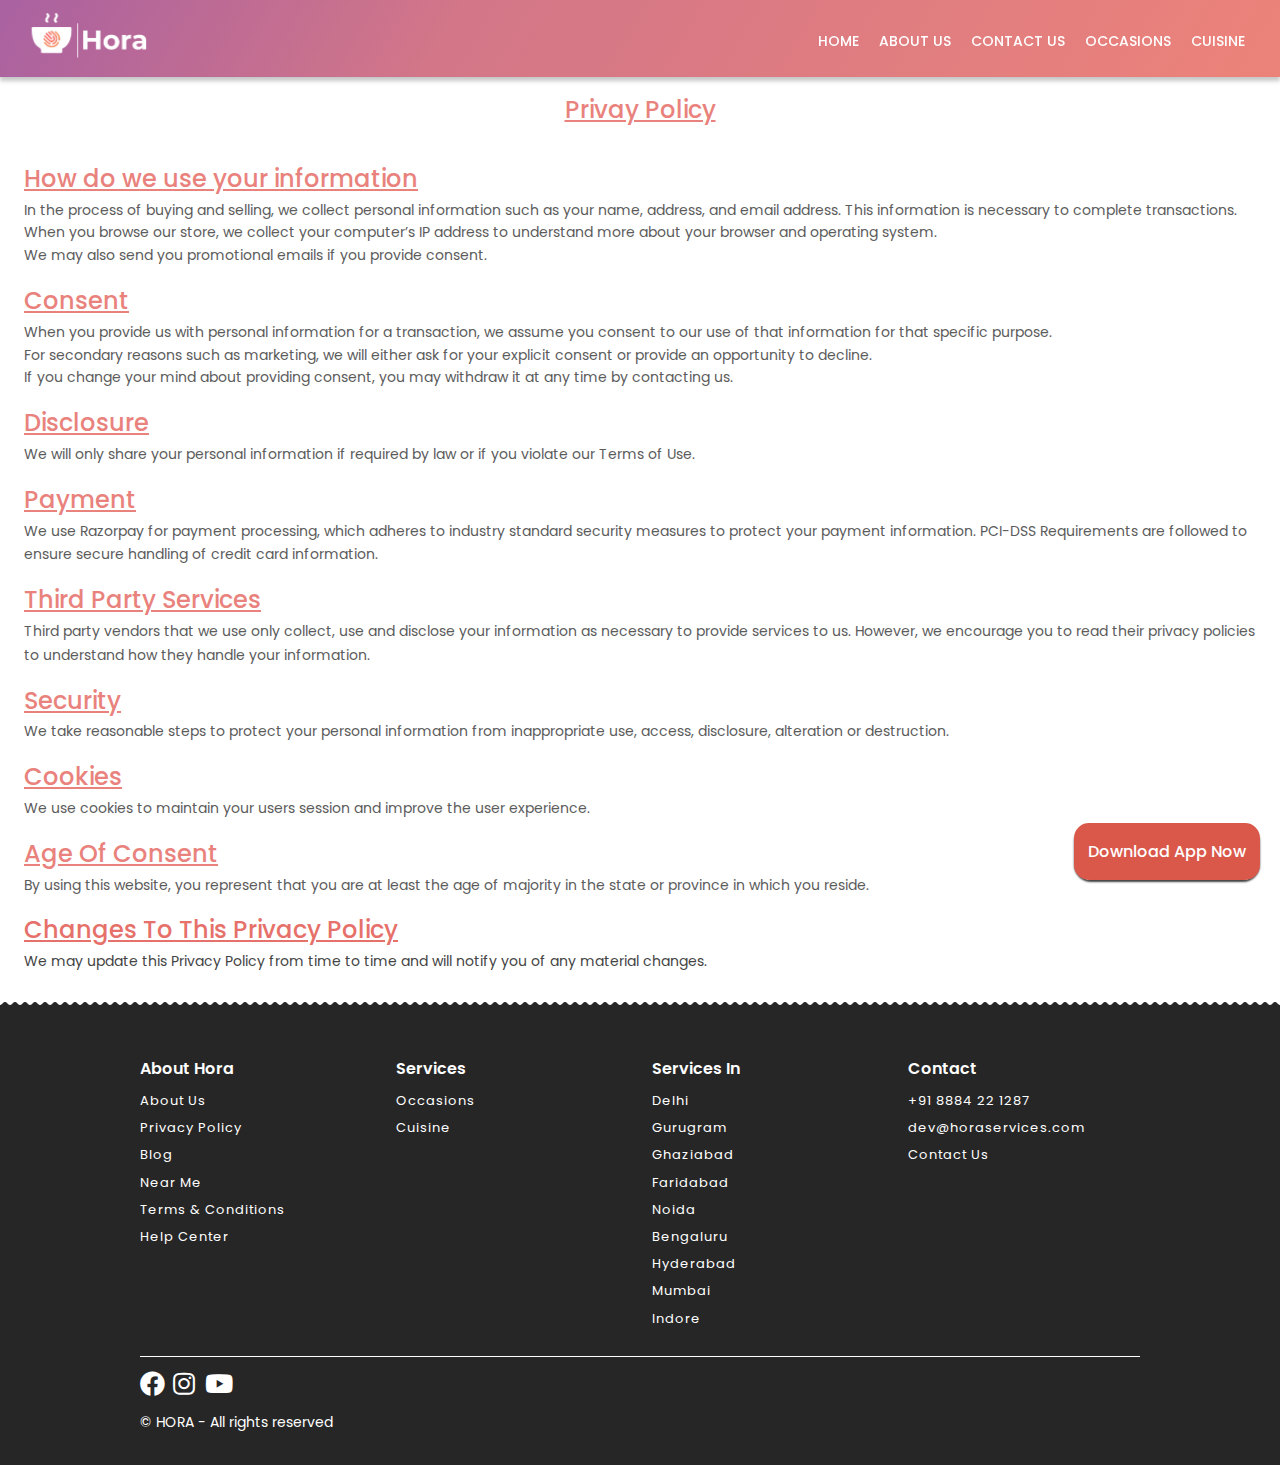
<file: privacy-policy.html>
<!DOCTYPE html>
<html>

<head>
    <title>
        Book a cook for home near you, get private chef at home - Hora
    </title>
    <meta charset="utf-8" />
    <meta http-equiv="X-UA-Compatible" content="IE=edge" />
    <meta name="viewport" content="width=device-width, initial-scale=1, shrink-to-fit=no" />
    <link rel="shortcut icon" href="content/img/favicon.ico" type="image/x-icon" />
    <link rel="stylesheet" href="https://cdnjs.cloudflare.com/ajax/libs/font-awesome/5.15.3/css/all.min.css">

    <!-- GOOGLE WEB FONT -->
    <link rel="preconnect" href="https://fonts.googleapis.com" />
    <link rel="preconnect" href="https://fonts.gstatic.com" crossorigin="" />
    <link
        href="https://fonts.googleapis.com/css2?family=Lora:ital@1&amp;family=Poppins:wght@400;500;600;700&amp;display=swap"
        rel="stylesheet" />

    <!-- BASE CSS -->
    <link href="content/css/vendors.min.css" rel="stylesheet" />
    <link href="content/css/style.css" rel="stylesheet" />

    <!-- SPECIFIC CSS -->
    <link href="content/css/wizard.css" rel="stylesheet" />
    <script src="content/js/banner-padding.js"></script>
    <!-- YOUR CUSTOM CSS -->
    <link href="content/css/custom.css" rel="stylesheet" />
    <meta name="keywords"
        content="Personal chef, private chef to cook in home in India, home chef, book a cook near you, chef at home, Private cook in Mumbai, Book a cook for home near you, Hire Chef in Bangalore, Private Chef in Delhi, Catering service" />
    <meta name="description"
        content="Want to book a cook for home near you? Hire skilled cooks for a day or book a chef for a party at home with Hora. Get chef for a birthday or house party in Mumbai, Bangalore & Delhi NCR." />
</head>

<body>
    <form method="post" action="./" id="form1">
        <div class="aspNetHidden">
            <input type="hidden" name="__VIEWSTATE" id="__VIEWSTATE"
                value="aV9r/GvoIRdSlnoDUv7rt7KNClhF22VfQ5ypUCvIWCPDTHNnhZeeiOZqAfK0u1PBMvS/f+0LeU2ubC94bP5JQ3SETtum3Uog5uaN4bC62/o=" />
        </div>

        <div class="aspNetHidden">

            <input type="hidden" name="__VIEWSTATEGENERATOR" id="__VIEWSTATEGENERATOR" value="CA0B0334" />
        </div>
        <div>
            <div id="preloader">
                <div data-loader="circle-side"></div>
            </div>

            <header class="header clearfix element_to_stick">
                <div class="layer"></div>
                <!-- Opacity Mask Menu Mobile -->
                <div class="container-fluid">
                    <div id="logo">
                        <a href="../">
                            <img src="content/img/logo_white.svg" width="124" height="70" alt="" class="logo_normal">
                            <img src="content/img/logo_white.svg" width="124" height="70" alt="" class="logo_sticky">
                        </a>
                    </div>
                    <!-- /top_menu -->
                    <a href="#0" class="open_close">
                        <i class="icon_menu"></i><span>Menu</span>
                    </a>
                    <nav class="main-menu">
                        <div id="header_menu">
                            <a href="#0" class="open_close">
                                <i class="icon_close"></i><span>Menu</span>
                            </a>
                            <a href="../">
                                <img src="content/img/logo_white.svg" width="140" height="70" alt=""></a>
                        </div>
                        <ul>
                            <li>
                                <a href="index.html">Home</a>
                            </li>
                            <li>
                                <a href="AboutUs.html">About Us</a>
                            </li>
                            <li>
                                <a href="ContactUs.html">Contact Us</a>
                            </li>
                            <li>
                                <a href="Occasion.html">Occasions</a>
                            </li>
                            <li><a href="Cuisine.html">cuisine</a></li>
                        </ul>
                    </nav>
                </div>
            </header>
            <!-- /header -->


            <main>
                <div class="occation-intro" id="privacy-policy">
                    <div id="occation-intro-inner">
                        <div
                            class="container occation-intro-inner  col-lg-12 row justify-content-center d-flex align-items-center">
                            <h3 class="text-center">Privay Policy</h3>
                            <div class="entry-content">
                                <h3 class="wp-block-heading">How do we use your information</h3>
                                <p>In the process of buying and selling, we collect personal information such as your
                                    name, address, and email address. This information is necessary to complete transactions.</p>
                                <p>When you browse our store, we collect your computer’s IP address to understand more
                                    about your
                                    browser and operating system.</p>
                                <p>We may also send you promotional emails if you provide consent.</p>
                           
                                <h3 class="wp-block-heading">Consent</h3>
                                <p>When you provide us with personal information for a transaction, we assume you
                                    consent to our use of
                                    that information for that specific purpose.</p>
                                <p>For secondary reasons such as marketing, we will either ask for your explicit consent
                                    or provide an
                                    opportunity to decline.</p>
                                <p>If you change your mind about providing consent, you may withdraw it at any time by
                                    contacting us.
                                </p>
                               
                                <h3 class="wp-block-heading">Disclosure</h3>
                                
                                <p>We will only share your personal information if required by law or if you violate our
                                    Terms of Use.
                                </p>
                              
                                <h3 class="wp-block-heading">Payment</h3>
                              
                                <p>We use Razorpay for payment processing, which adheres to industry standard security
                                    measures to
                                    protect your payment information. PCI-DSS Requirements are followed to ensure secure
                                    handling of
                                    credit card information.</p>
                                
                                <h3 class="wp-block-heading">Third Party Services</h3>
                                
                                <p>Third party vendors that we use only collect, use and disclose your information as
                                    necessary to
                                    provide services to us. However, we encourage you to read their privacy policies to
                                    understand how
                                    they handle your information.</p>
                                
                                <h3 class="wp-block-heading">Security</h3>
                             
                                <p>We take reasonable steps to protect your personal information from inappropriate use,
                                    access,
                                    disclosure, alteration or destruction.</p>
                              
                                <h3 class="wp-block-heading">Cookies</h3>
                                <p>We use cookies to maintain your users session and improve the user experience.</p>
                                <h3 class="wp-block-heading">Age Of Consent</h3>
                                <p>By using this website, you represent that you are at least the age of majority in the
                                    state or
                                    province in which you reside.</p>
                                <h3 class="wp-block-heading">Changes To This Privacy Policy</h3>
                                <p>We may update this Privacy Policy from time to time and will notify you of any
                                    material changes.</p>
                            </div><!-- .entry-content -->
                        </div>
                    </div>
                </div>

            </main>


            <footer>
                <div class="frame black"></div>
                <div class="container">
                    <div class="foot-container">
                        <div class="row">
                            <div class="col-md-3">
                                <h2>About Hora</h2>
                                <ul>
                                    <li>
                                        <a href="AboutUs.html">About Us</a>
                                    </li>

                                    <li>
                                        <a href="privacy-policy.html">Privacy Policy</a>
                                    </li>
                                    <li>
                                        <a href="blog.html">Blog</a>
                                    </li>
                                    <li>
                                        <a href="near-me.html">Near Me</a>
                                    </li>
                                    <li>
                                        <a href="terms.html">Terms & Conditions</a>
                                    </li>
                                    <li>
                                        <a href="helpcenter.html">Help Center</a>
                                    </li>
                                </ul>
                            </div>
                            <div class="col-md-3">
                                <h2>Services</h2>
                                <ul>
                                    <li>
                                        <a href="Occasion.html">Occasions</a>
                                    </li>
                                    <li><a href="cuisine.html">cuisine</a></li>
                                </ul>
                            </div>

                            <div class="col-md-3">
                                <h2>Services In</h2>
                                <ul id="myList">
                                    <li class="city-link" data-city="Delhi"><a href="city.html?city=Delhi">Delhi</a>
                                    </li>
                                    <li class="city-link" data-city="Gurugram"><a
                                            href="city.html?city=Gurugram">Gurugram</a></li>
                                    <li class="city-link" data-city="Ghaziabad"><a
                                            href="city.html?city=Ghaziabad">Ghaziabad</a></li>
                                    <li class="city-link" data-city="Faridabad"><a
                                            href="city.html?city=Faridabad">Faridabad</a></li>
                                    <li class="city-link" data-city="Noida"><a href="city.html?city=Noida">Noida</a>
                                    </li>
                                    <li class="city-link" data-city="Bengaluru"><a
                                            href="city.html?city=Bengaluru">Bengaluru</a></li>
                                    <li class="city-link" data-city="Hyderabad"><a
                                            href="city.html?city=Hyderabad">Hyderabad</a></li>
                                    <li class="city-link" data-city="Mumbai"><a href="city.html?city=Mumbai">Mumbai</a>
                                    </li>
                                    <li class="city-link" data-city="Indore"><a href="city.html?city=Indore">Indore</a>
                                    </li>
                                </ul>
                            </div>
                            <div class="col-md-3">
                                <h2>Contact</h2>
                                <ul>
                                    <li><a href="#">+91 8884 22 1287</a></li>
                                    <li>
                                        <a href="ContactUs.html"
                                            style="text-transform: lowercase;">dev@horaservices.com</a>
                                    </li>
                                    <li>
                                        <a href="ContactUs.html">Contact Us</a>
                                    </li>
                                </ul>
                            </div>
                        </div>
                        <div class="row">

                            <div class="col-sm-12">
                                <div class="social-icons">
                                    <!-- Facebook Icon with Link -->
                                    <a href="https://www.facebook.com/profile.php?id=61550111701616" target="_blank"
                                        style="text-decoration: none; color: inherit;">
                                        <i class="fab fa-facebook"></i>
                                    </a>

                                    <!-- Instagram Icon with Link -->
                                    <a href="https://www.instagram.com/horaservices/?fbclid=IwAR0PktJ-rl5rKC6YGSZ8BSw3m8o9qMfLpJchO17FCEZuCXKxvASZWRymifA"
                                        target="_blank"
                                        style="padding:0 6px 0 4px;text-decoration: none; color: inherit;">
                                        <i class="fab fa-instagram"></i>
                                    </a>

                                    <!-- YouTube Icon with Link -->
                                    <a href="https://www.youtube.com/channel/UCj5gMUjptHut0aGYHxCbE5g" target="_blank"
                                        style="text-decoration: none; color: inherit;">
                                        <i class="fab fa-youtube"></i>
                                    </a>
                                </div>
                            </div>
                            <div class="col-sm-12">
                                <p class="copy">© HORA - All rights reserved</p>
                            </div>

                        </div>
                    </div>
                </div>
            </footer>


            <!-- <div id="toTop"></div> -->

            <script src="content/js/common_scripts.min.js"></script>
            <script src="content/js/slider.js"></script>
            <script src="content/js/common_func.js"></script>

            <!-- SPECIFIC SCRIPTS (wizard form) -->
            <script src="content/js/wizard/wizard_scripts.min.js"></script>
            <script src="content/js/wizard/wizard_func.js"></script>
        </div>
    </form>
    <div id="sticky-button" class="owl-slide-animated owl-slide-cta">
        <a class="btn_1" target="_blank" href="https://play.google.com/store/apps/details?id=com.hora" role="button">
            Download App Now</a>
    </div>

</body>

</html>
</file>
<file: content/css/style.css>
#preloader {
    position: fixed;
    top: 0;
    left: 0;
    right: 0;
    width: 100%;
    height: 100%;
    bottom: 0;
    background-color: #fff;
    z-index: 99999999999 !important
}

[data-loader="circle-side"] {
    position: absolute;
    width: 50px;
    height: 50px;
    top: 50%;
    left: 50%;
    margin-left: -25px;
    margin-top: -25px;
    -webkit-animation: circle infinite .95s linear;
    -moz-animation: circle infinite .95s linear;
    -o-animation: circle infinite .95s linear;
    animation: circle infinite .95s linear;
    border: 2px solid #978667;
    border-top-color: rgba(0, 0, 0, 0.2);
    border-right-color: rgba(0, 0, 0, 0.2);
    border-bottom-color: rgba(0, 0, 0, 0.2);
    -webkit-border-radius: 100%;
    -moz-border-radius: 100%;
    -ms-border-radius: 100%;
    border-radius: 100%
}

@-webkit-keyframes circle {
    0% {
        -webkit-transform: rotate(0);
        -moz-transform: rotate(0);
        -ms-transform: rotate(0);
        -o-transform: rotate(0);
        transform: rotate(0)
    }
    100% {
        -webkit-transform: rotate(360deg);
        -moz-transform: rotate(360deg);
        -ms-transform: rotate(360deg);
        -o-transform: rotate(360deg);
        transform: rotate(360deg)
    }
}

@-moz-keyframes circle {
    0% {
        -webkit-transform: rotate(0);
        -moz-transform: rotate(0);
        -ms-transform: rotate(0);
        -o-transform: rotate(0);
        transform: rotate(0)
    }
    100% {
        -webkit-transform: rotate(360deg);
        -moz-transform: rotate(360deg);
        -ms-transform: rotate(360deg);
        -o-transform: rotate(360deg);
        transform: rotate(360deg)
    }
}

@-o-keyframes circle {
    0% {
        -webkit-transform: rotate(0);
        -moz-transform: rotate(0);
        -ms-transform: rotate(0);
        -o-transform: rotate(0);
        transform: rotate(0)
    }
    100% {
        -webkit-transform: rotate(360deg);
        -moz-transform: rotate(360deg);
        -ms-transform: rotate(360deg);
        -o-transform: rotate(360deg);
        transform: rotate(360deg)
    }
}

@keyframes circle {
    0% {
        -webkit-transform: rotate(0);
        -moz-transform: rotate(0);
        -ms-transform: rotate(0);
        -o-transform: rotate(0);
        transform: rotate(0)
    }
    100% {
        -webkit-transform: rotate(360deg);
        -moz-transform: rotate(360deg);
        -ms-transform: rotate(360deg);
        -o-transform: rotate(360deg);
        transform: rotate(360deg)
    }
}

html * {
    -webkit-font-smoothing: antialiased;
    -moz-osx-font-smoothing: grayscale
}

body {
    background: #fff;
    font-size: 14px;
    font-size: 0.875rem;
    line-height: 1.7;
    font-family: "Poppins", Helvetica, sans-serif;
    color: #444
}

h1,
h2,
h3,
h4,
h5,
h6 {
    color: #222;
    font-weight: 500;
    -moz-transition: all 0.3s ease-in-out;
    -o-transition: all 0.3s ease-in-out;
    -webkit-transition: all 0.3s ease-in-out;
    -ms-transition: all 0.3s ease-in-out;
    transition: all 0.3s ease-in-out
}

p {
    margin-bottom: 20px
}

strong {
    font-weight: 600
}

label {
    font-weight: 500;
    margin-bottom: 3px
}

hr {
    margin-top: 25px;
    margin-bottom: 25px;
    opacity: 1;
    border-color: #ededed
}

a {
    color: #978667;
    text-decoration: none;
    -moz-transition: all 0.3s ease-in-out;
    -o-transition: all 0.3s ease-in-out;
    -webkit-transition: all 0.3s ease-in-out;
    -ms-transition: all 0.3s ease-in-out;
    transition: all 0.3s ease-in-out;
    outline: none
}

a:hover,
a:focus {
    color: #111;
    text-decoration: none;
    outline: none
}

    a.btn_1,
    .btn_1 {
        /*border: none;*/
        border: 2px solid #da584a;
        background: #da584a;
        outline: none;
        cursor: pointer;
        display: inline-block;
        text-decoration: none;
        padding: 8px 25px;
        color: #fff;
        font-weight: 500;
        text-align: center;
        font-size: 14px;
        font-size: 0.875rem;
        -moz-transition: all 0.3s ease-in-out;
        -o-transition: all 0.3s ease-in-out;
        -webkit-transition: all 0.3s ease-in-out;
        -ms-transition: all 0.3s ease-in-out;
        transition: all 0.3s ease-in-out;
        -webkit-border-radius: 3px;
        -moz-border-radius: 3px;
        -ms-border-radius: 3px;
        border-radius: 15px;
        line-height: normal
    }

a.btn_1:focus,
.btn_1:focus {
    outline: none
}

a.btn_1:hover,
.btn_1:hover {
    -webkit-filter: brightness(115%);
    filter: brightness(115%)
}

a.btn_1.full-width,
.btn_1.full-width {
    display: block;
    width: 100%;
    text-align: center
}

a.btn_1.small,
.btn_1.small {
    font-size: 12px;
    font-size: 0.75rem;
    padding: 7px 15px
}

a.btn_1.medium,
.btn_1.medium {
    font-size: 18px;
    font-size: 1.125rem;
    padding: 15px 30px
}

a.btn_1.outline,
.btn_1.outline {
    border: 2px solid #111;
    color: #111;
    padding: 6px 15px;
    background: none
}

a.btn_1.outline:hover,
.btn_1.outline:hover {
    border-color: #978667;
    color: #978667 !important
}

a.btn_1.outline:focus,
.btn_1.outline:focus {
    outline: none
}

a.btn_1.gray,
.btn_1.gray {
    background: #f0f0f0;
    color: #111 !important
}

a.btn_1.gray:hover,
.btn_1.gray:hover {
    background-color: #FFC107;
    color: #111 !important
}

a.btn_play {
    background: #fff;
    display: block;
    width: 45px;
    height: 45px;
    -webkit-border-radius: 50%;
    -moz-border-radius: 50%;
    -ms-border-radius: 50%;
    border-radius: 50%;
    line-height: 50px;
    text-align: center;
    position: absolute;
    bottom: 30px;
    right: 30px;
    font-size: 32px;
    font-size: 2rem;
    -moz-transition: all 0.3s ease-in-out;
    -o-transition: all 0.3s ease-in-out;
    -webkit-transition: all 0.3s ease-in-out;
    -ms-transition: all 0.3s ease-in-out;
    transition: all 0.3s ease-in-out;
    color: #999;
    z-index: 99
}

@media (max-width: 767px) {
    a.btn_play {
        display: none
    }
}

a.btn_play:hover {
    color: #978667
}

.pulse_bt {
    display: block;
    width: 45px;
    height: 45px;
    border-radius: 50%;
    box-shadow: 0 0 0 rgba(255, 255, 255, 0.4);
    animation: pulseanime 2.5s infinite;
    -webkit-animation: pulseanime 2.5s infinite
}

.pulse_bt:hover {
    animation: none
}

@-webkit-keyframes pulseanime {
    0% {
        -webkit-box-shadow: 0 0 0 0 rgba(255, 255, 255, 0.4)
    }
    70% {
        -webkit-box-shadow: 0 0 0 10px rgba(255, 255, 255, 0)
    }
    100% {
        -webkit-box-shadow: 0 0 0 0 rgba(255, 255, 255, 0)
    }
}

@keyframes pulseanime {
    0% {
        -moz-box-shadow: 0 0 0 0 rgba(255, 255, 255, 0.4);
        box-shadow: 0 0 0 0 rgba(255, 255, 255, 0.4)
    }
    70% {
        -moz-box-shadow: 0 0 0 10px rgba(255, 255, 255, 0);
        box-shadow: 0 0 0 10px rgba(255, 255, 255, 0)
    }
    100% {
        -moz-box-shadow: 0 0 0 0 rgba(255, 255, 255, 0);
        box-shadow: 0 0 0 0 rgba(255, 255, 255, 0)
    }
}

.container {
    max-width: 1280px !important
}

@media (max-width: 991px) {
    .container {
        max-width: 100% !important
    }
}

.small-gutters {
    margin-right: -5px !important;
    margin-left: -5px !important
}

.small-gutters>[class*="col-"] {
    padding-right: 5px !important;
    padding-left: 5px !important
}

.frame {
    height: 3px;
    width: 100%;
    position: absolute;
    left: 0;
    bottom: 0;
    z-index: 99
}

.frame.white {
    background: url(../img/frame_white.png) 0 0 repeat-x;
    background-size: 10px 3px
}

.frame.gray {
    background: url(../img/frame_gray.png) 0 0 repeat-x;
    background-size: 10px 3px
}

.frame.black {
    background: url(../img/frame_footer.png) 0 0 repeat-x;
    background-size: 10px 3px;
    top: -3px
}

header {
    position: fixed;
    left: 0;
    top: 0;
    width: 100%;
    padding: 0 15px 8px;
    z-index: 99999;
    border-bottom: 1px solid rgba(0, 0, 0, 0);
    /*background-color: #fff;*/
    background: rgb(157,74,147);
    background: linear-gradient(120deg, rgba(157,74,147,1) 0%, rgba(204,98,119,1) 35%, rgba(234,113,102,1) 100%);
    -webkit-box-shadow: 0px 4px 4px 0px rgba(0,0,0,0.25);
    -moz-box-shadow: 0px 4px 4px 0px rgba(0,0,0,0.25);
    box-shadow: 0px 4px 4px 0px rgba(0,0,0,0.25);
    height: 77px;
}

@media (max-width: 991px) {
    header.header {
        padding: 10px
    }
}

header.header .logo_sticky {
    display: none
}

header.header.sticky {
    -moz-transition: all 0.3s ease-in-out;
    -o-transition: all 0.3s ease-in-out;
    -webkit-transition: all 0.3s ease-in-out;
    -ms-transition: all 0.3s ease-in-out;
    transition: all 0.3s ease-in-out;
    border-bottom: 1px solid #000;
    background-color: #fff;
    -webkit-box-shadow: 0px 4px 4px 0px rgba(0,0,0,0.25);
    -moz-box-shadow: 0px 4px 4px 0px rgba(0,0,0,0.25);
    box-shadow: 0px 4px 4px 0px rgba(0,0,0,0.25);
}

@media (max-width: 991px) {
    header.header.sticky {
        padding: 10px 15px
    }
}

header.header.sticky .logo_normal {
    display: none
}

header.header.sticky .logo_sticky {
    display: inline-block
}

header.header.sticky a.btn_top {
    background-color: #262626;
    color: #fff
}

header.header.sticky a.btn_top:hover {
    background-color: #111;
    color: #fff
}

header.header_in {
    padding: 15px 0;
    background-color: #fff;
    position: relative;
    border-bottom: 1px solid #ededed
}

header.header_in.is_sticky {
    position: fixed;
    left: 0;
    top: 0;
    width: 100%
}

header.header_in ul#top_menu li a {
    color: #444
}

@media (max-width: 991px) {
    header.header_in {
        padding: 10px 0
    }
    header.header_in #logo a {
        z-index: 9;
        position: relative
    }
}

header a.open_close {
    position: absolute;
    left: 10px;
    top: 17px;
    z-index: 999;
    color: #000;
    font-size: 32px;
    font-size: 2rem;
    display: none;
    width: 25px;
    height: 25px
}

@media (max-width: 991px) {
    header a.open_close {
        display: block;
        color:white
    }
}

header a.open_close span {
    display: none
}

header a.open_close:hover {
    opacity: 0.8
}

header.sticky a.open_close,
.header_in a.open_close {
    color: #fff
}

#logo {
    float: left
}

    #logo img {
        /*background-color: #fff;*/
        /*border-radius: 10px;*/
       /* margin-top: 8px;
        padding: 0 7px;*/
    }

@media (max-width: 991px) {
    #logo {
        float: none;
        width: 100%;
        text-align: center
    }
    #logo img {
        width: auto;
        height: 52px
    }
}

.main-menu {
    position: relative;
    z-index: 9;
    top: 25px;
    float: right;
    -moz-transition: all 0.3s ease-in-out;
    -o-transition: all 0.3s ease-in-out;
    -webkit-transition: all 0.3s ease-in-out;
    -ms-transition: all 0.3s ease-in-out;
    transition: all 0.3s ease-in-out
}

.main-menu ul,
.main-menu ul li {
    position: relative;
    margin: 0;
    padding: 0
}

.main-menu ul a,
.main-menu ul li a {
    position: relative;
    margin: 0;
    padding: 0;
    display: block;
    padding: 10px;
    text-transform: uppercase;
}

.main-menu>ul>li>a {
    color: #fff;
    padding: 5px 8px;
    font-size: 14px;
    font-size: 0.875rem;
    font-weight: 500;
    /*color:#000;*/
}

    .main-menu > ul > li:hover > a {
        /*color: #978667*/
        color: #000;
        /*font-weight: 700;*/
    }

header.sticky .main-menu>ul>li>a,
header.header_in .main-menu>ul>li>a {
    color: #fff
}

header.sticky .main-menu>ul>li:hover>a,
header.header_in .main-menu>ul>li:hover>a {
    opacity: 1;
    color: #000
}

#close_in,
#header_menu {
    display: none
}

@media only screen and (min-width: 992px) {
    .main-menu {
        width: auto
    }
    .main-menu a {
        white-space: nowrap
    }
    .main-menu ul li {
        display: inline-block
    }
    .main-menu ul li.submenu:hover>a:before,
    .main-menu ul li.submenu:hover>a:after {
        bottom: -10px;
        opacity: 0
    }
    .main-menu ul ul {
        position: absolute;
        border-top: 2px solid #978667;
        z-index: 1;
        visibility: hidden;
        left: 3px;
        top: 110%;
        margin: 0;
        display: block;
        padding: 0;
        background: #fff;
        min-width: 210px;
        -webkit-box-shadow: 0px 6px 12px 0px rgba(0, 0, 0, 0.175);
        -moz-box-shadow: 0px 6px 12px 0px rgba(0, 0, 0, 0.175);
        box-shadow: 0px 6px 12px 0px rgba(0, 0, 0, 0.175);
        transform: scale(0.4);
        transform-origin: 10% top;
        transition: 0.15s linear, 0.1s opacity cubic-bezier(0.39, 0.575, 0.565, 1), 0.15s transform cubic-bezier(0.1, 1.26, 0.83, 1);
        -webkit-border-radius: 3px;
        -moz-border-radius: 3px;
        -ms-border-radius: 3px;
        border-radius: 3px;
        opacity: 0;
        -moz-transition: all 0.2s ease;
        -o-transition: all 0.2s ease;
        -webkit-transition: all 0.2s ease;
        -ms-transition: all 0.2s ease;
        transition: all 0.2s ease
    }
    .main-menu ul ul:before {
        bottom: 100%;
        left: 12%;
        border: solid transparent;
        content: " ";
        height: 0;
        width: 0;
        position: absolute;
        pointer-events: none;
        border-bottom-color: #978667;
        border-width: 7px;
        margin-left: -7px
    }
    .main-menu ul li:hover>ul {
        padding: 0;
        visibility: visible;
        opacity: 1;
        -webkit-transform: scale(1);
        transform: scale(1);
        -webkit-transition-delay: 0.2s;
        transition-delay: 0.2s;
        -webkit-transition-duration: 0s, 0.2s, 0.2s;
        transition-duration: 0s, 0.2s, 0.2s
    }
    .main-menu ul ul li {
        display: block;
        height: auto;
        padding: 0
    }
    .main-menu ul ul li a {
        font-size: 13px;
        font-size: 0.8125rem;
        color: #444;
        border-bottom: 1px solid #ededed;
        display: block;
        padding: 12px 15px;
        -moz-transition: all 0.3s ease;
        -o-transition: all 0.3s ease;
        -webkit-transition: all 0.3s ease;
        -ms-transition: all 0.3s ease;
        transition: all 0.3s ease
    }
    .main-menu ul ul li:last-child a {
        border-bottom: none
    }
    .main-menu ul ul li:first-child a:hover {
        -webkit-border-radius: 3px 3px 0 0;
        -moz-border-radius: 3px 3px 0 0;
        -ms-border-radius: 3px 3px 0 0;
        border-radius: 3px 3px 0 0
    }
    .main-menu ul ul li:last-child a {
        border-bottom: none
    }
    .main-menu ul ul li:last-child a:hover {
        -webkit-border-radius: 0 0 3px 3px;
        -moz-border-radius: 0 0 3px 3px;
        -ms-border-radius: 0 0 3px 3px;
        border-radius: 0 0 3px 3px
    }
    .main-menu ul ul li:hover>a {
        background-color: #f9f9f9;
        color: #978667;
        padding-left: 18px
    }
    .main-menu ul ul li.third-level>a {
        font-weight: normal !important
    }
    .main-menu ul ul li.third-level>a:hover {
        background-color: #f9f9f9;
        color: #978667;
        padding-left: 18px;
        opacity: 1
    }
    .main-menu ul ul li.third-level>a:after {
        font-family: 'ElegantIcons';
        content: "\35";
        float: right;
        font-size: 16px;
        font-size: 1rem;
        margin-top: -2px
    }
    .main-menu ul ul ul {
        position: absolute;
        border-top: 0;
        z-index: 1;
        height: auto;
        left: 100%;
        top: 0;
        margin: 0;
        padding: 0;
        background: #fff;
        min-width: 190px;
        -webkit-box-shadow: 0px 6px 12px 0px rgba(0, 0, 0, 0.175);
        -moz-box-shadow: 0px 6px 12px 0px rgba(0, 0, 0, 0.175);
        box-shadow: 0px 6px 12px 0px rgba(0, 0, 0, 0.175)
    }
    .main-menu ul ul ul:before {
        border-width: 0;
        margin-left: 0
    }
}

@media only screen and (max-width: 991px) {
    #header_menu {
        display: block;
        text-align: center;
        position: relative;
        padding: 8px 0 8px 0;
        /*background-color: #978667*/
        background: linear-gradient(129deg, rgba(103,48,178,1) 0%, rgba(238,116,100,1) 100%);
    }
    #header_menu a.open_close {
        position: absolute;
        right: 15px;
        top: 0;
        left: inherit;
        color: #fff !important
    }
    .main-menu ul li a:hover,
    a.show-submenu:hover {
        color: #978667 !important;
        background-color: #f9f9f9;
        opacity: 1 !important
    }
    .main-menu ul li {
        border-top: none;
        border-bottom: 1px solid #ededed;
        color: #fff
    }
    .main-menu ul li a {
        padding: 15px !important
    }
    .main-menu li,
    .main-menu a {
        display: block;
        color: #333 !important;
    }
    .main-menu a img {
        /*background-color: #fff;*/
        border-radius: 10px;
        width: 97px;
    }
    .main-menu li {
        position: relative
    }
    .main-menu ul>li {
        padding-bottom: 0
    }
    .main-menu ul>li i {
        float: right
    }
    .main-menu>ul>li.submenu:hover>a:after {
        transform: rotate(180deg);
        color: #978667
    }
    .main-menu ul>li.submenu>a:after {
        font-family: 'ElegantIcons';
        font-size: 21px;
        font-size: 1.3125rem;
        content: "\33";
        color: #444;
        line-height: 1;
        float: right;
        display: inline-block;
        -moz-transition: all 0.3s ease-in-out;
        -o-transition: all 0.3s ease-in-out;
        -webkit-transition: all 0.3s ease-in-out;
        -ms-transition: all 0.3s ease-in-out;
        transition: all 0.3s ease-in-out
    }
    .main-menu ul li.submenu ul {
        border-left: 1px solid #ededed;
        margin: 0 0 10px 25px
    }
    .main-menu ul li.submenu ul li {
        border: 0;
        font-size: 13px;
        font-size: 0.8125rem
    }
    .main-menu ul li.submenu ul ul {
        border-left: none;
        margin: 0 0 0 15px
    }
    .main-menu {
        overflow-y: scroll;
        transform: translateX(-102%);
        top: 0;
        left: 0;
        bottom: 0;
        width: 55%;
        height: 100%;
        position: fixed;
        z-index: 999;
        background-color: #fff;
        -webkit-transition: all 0.5s cubic-bezier(0.77, 0, 0.175, 1);
        -moz-transition: all 0.5s cubic-bezier(0.77, 0, 0.175, 1);
        -ms-transition: all 0.5s cubic-bezier(0.77, 0, 0.175, 1);
        -o-transition: all 0.5s cubic-bezier(0.77, 0, 0.175, 1);
        transition: all 0.5s cubic-bezier(0.77, 0, 0.175, 1)
    }
    .main-menu.show {
        transform: translateX(0)
    }
    .main-menu .show-submenu+ul {
        display: none;
        visibility: hidden
    }
    .main-menu a.show-submenu+ul.show_normal {
        display: block;
        visibility: visible
    }
}

@media only screen and (max-width: 480px) {
    .main-menu {
        width: 90%
    }
}

a.btn_top {
    border: 1px solid #999;
    -webkit-border-radius: 3px;
    -moz-border-radius: 3px;
    -ms-border-radius: 3px;
    border-radius: 3px;
    padding-left: 12px !important;
    padding-right: 12px !important
}

a.btn_top:hover {
    border-color: #978667;
    color: #fff !important;
    background-color: #978667
}

a.btn_top.order {
    border: 1px solid rgba(255, 255, 255, 0);
    background-color: #978667;
    color: #fff !important
}

a.btn_top.order:hover {
    background-color: #262626
}

@media (max-width: 991px) {
    a.btn_top {
        background-color: #262626;
        color: #fff !important;
        border: 0;
        -webkit-border-radius: 0;
        -moz-border-radius: 0;
        -ms-border-radius: 0;
        border-radius: 0
    }
}

.sticky a.btn_top {
    border: 1px solid rgba(0, 0, 0, 0.3)
}

.sticky a.btn_top.order {
    border: 1px solid rgba(255, 255, 255, 0);
    background-color: #978667;
    color: #fff !important
}

.sticky a.btn_top.order:hover {
    background-color: #262626
}

ul#top_menu {
    float: right;
    margin: 0 25px 0 25px;
    padding: 0;
    list-style: none;
    font-size: 13px;
    font-size: 0.8125rem
}

@media (max-width: 991px) {
    ul#top_menu {
        position: absolute;
        top: 12px;
        right: 15px;
        float: none;
        margin: -2px 0 0 10px
    }
}

ul#top_menu li {
    float: left;
    margin: 0;
    line-height: 1
}

ul#top_menu li a {
    color: #fff
}

ul#top_menu li a:hover {
    color: #fff;
    opacity: 0.7
}

ul#top_menu li a.cart_bt,
ul#top_menu li a.search-overlay-menu-btn {
    display: block;
    width: 22px;
    height: 23px;
    position: absolute;
    top: 7px;
    -moz-transition: opacity 0.5s ease;
    -o-transition: opacity 0.5s ease;
    -webkit-transition: opacity 0.5s ease;
    -ms-transition: opacity 0.5s ease;
    transition: opacity 0.5s ease
}

ul#top_menu li a.cart_bt.cart_bt,
ul#top_menu li a.search-overlay-menu-btn.cart_bt {
    top: 5px
}

@media (max-width: 991px) {
    ul#top_menu li a.cart_bt.cart_bt,
    ul#top_menu li a.search-overlay-menu-btn.cart_bt {
        top: 2px
    }
}

@media (max-width: 991px) {
    ul#top_menu li a.cart_bt,
    ul#top_menu li a.search-overlay-menu-btn {
        top: 2px;
        right: 5px
    }
}

ul#top_menu li a.cart_bt strong,
ul#top_menu li a.search-overlay-menu-btn strong {
    font-size: 10px;
    font-size: 0.625rem;
    font-weight: 700;
    width: 16px;
    height: 16px;
    text-indent: 0;
    display: block;
    text-align: center;
    position: absolute;
    bottom: -4px;
    right: -3px;
    line-height: 17px !important;
    -webkit-border-radius: 50%;
    -moz-border-radius: 50%;
    -ms-border-radius: 50%;
    border-radius: 50%;
    background-color: #262626;
    color: #fff !important
}

@media (max-width: 767px) {
    ul#top_menu li a.cart_bt strong,
    ul#top_menu li a.search-overlay-menu-btn strong {
        bottom: -3px
    }
}

ul#top_menu li a.cart_bt:before,
ul#top_menu li a.search-overlay-menu-btn:before {
    font-family: 'ElegantIcons';
    content: "\e013";
    font-size: 21px;
    font-size: 1.3125rem;
    text-indent: 0;
    position: absolute;
    left: 0;
    top: 0;
    font-weight: normal;
    line-height: 1
}

.sticky ul#top_menu li a.cart_bt:before,
.sticky ul#top_menu li a.search-overlay-menu-btn:before {
    color: #444
}

ul#top_menu li a.search-overlay-menu-btn {
    position: relative;
    margin-right: 10px
}

@media (max-width: 991px) {
    ul#top_menu li a.search-overlay-menu-btn {
        top: 3px;
        right: 25px
    }
}

ul#top_menu li a.search-overlay-menu-btn:before {
    font-family: 'ElegantIcons';
    content: "\55"
}

.sticky ul#top_menu li a.search-overlay-menu-btn:before {
    color: #444
}

.dropdown-cart .dropdown-menu {
    margin-top: 11px !important;
    transform: translate(30px, 30px) !important;
    border: none;
    min-width: 0;
    padding: 15px;
    width: 260px;
    top: 100%;
    -webkit-border-radius: 3px;
    -moz-border-radius: 3px;
    -ms-border-radius: 3px;
    border-radius: 3px;
    -webkit-box-shadow: 0px 5px 10px 0px rgba(0, 0, 0, 0.175);
    -moz-box-shadow: 0px 5px 10px 0px rgba(0, 0, 0, 0.175);
    box-shadow: 0px 5px 10px 0px rgba(0, 0, 0, 0.175);
    font-size: 13px;
    font-size: 0.8125rem;
    border-top: 2px solid #978667
}

.dropdown-cart .dropdown-menu:before {
    bottom: 100%;
    right: 5%;
    border: solid transparent;
    content: " ";
    height: 0;
    width: 0;
    position: absolute;
    pointer-events: none;
    border-bottom-color: #978667;
    border-width: 7px;
    margin-left: -7px
}

@media (max-width: 767px) {
    .dropdown-cart .dropdown-menu {
        display: none !important
    }
}

.dropdown-cart .dropdown-menu .total_drop {
    font-size: 16px;
    font-size: 1rem
}

.dropdown-cart .dropdown-menu .total_drop strong {
    float: left
}

.dropdown-cart .dropdown-menu .total_drop span {
    float: right;
    font-weight: 600
}

.dropdown-cart .dropdown-menu .total_drop .btn_1 {
    margin-top: 5px;
    display: block
}

.dropdown-cart .dropdown-menu .total_drop .btn_1.outline {
    color: #333 !important
}

.dropdown-cart .dropdown-menu ul {
    padding: 0;
    list-style: none
}

.dropdown-cart .dropdown-menu ul li {
    border-bottom: 1px solid #ededed;
    margin: 0 0 10px 0 !important;
    padding: 0 15px 10px 60px;
    display: block;
    min-height: 60px;
    position: relative;
    float: none !important
}

.dropdown-cart .dropdown-menu ul li figure {
    width: 50px;
    height: 50px;
    overflow: hidden;
    position: absolute;
    margin: 0;
    left: 0;
    top: 0;
    border: 1px solid #ededed
}

.dropdown-cart .dropdown-menu ul li figure img {
    width: auto;
    height: 50px;
    position: absolute;
    left: 50%;
    top: 50%;
    -webkit-transform: translate(-50%, -50%) scale(1.1);
    -moz-transform: translate(-50%, -50%) scale(1.1);
    -ms-transform: translate(-50%, -50%) scale(1.1);
    -o-transform: translate(-50%, -50%) scale(1.1);
    transform: translate(-50%, -50%) scale(1.1)
}

.dropdown-cart .dropdown-menu ul li a.action {
    color: #999;
    position: absolute;
    right: 0;
    top: 0;
    width: 15px;
    height: 15px
}

.dropdown-cart .dropdown-menu ul li a.action i {
    font-size: 16px;
    font-weight: normal;
    color: #777
}

.dropdown-cart .dropdown-menu ul li a.action i:hover {
    color: #1a1a1a
}

.dropdown-cart .dropdown-menu ul li strong {
    color: #444;
    margin-top: 5px;
    display: inline-block;
    color: #333;
    font-weight: 600
}

.dropdown-cart .dropdown-menu ul li strong span {
    display: block;
    font-weight: normal;
    margin-bottom: 5px
}

.dropdown-cart .dropdown-menu a.btn_1 {
    height: auto;
    line-height: 1.4
}

.dropdown-cart .dropdown-menu a.btn_1.outline {
    background-color: transparent
}

.dropdown-cart .dropdown-menu a.btn_1.outline:hover {
    -webkit-filter: brightness(none !important);
    filter: brightness(none !important);
    color: #fff !important;
    background-color: #978667
}

.dropdown-cart .dropdown-menu a.btn_1:hover {
    color: #fff !important;
    background-color: #978667
}

.hero_single {
    width: 100%;
    position: relative;
    text-align: center;
    margin: 0;
    color: #fff
}

.hero_single .opacity-mask {
    display: flex;
    flex-direction: column;
    justify-content: center;
    height: 100%
}

.hero_single .opacity-mask h1,
.hero_single .opacity-mask h3 {
    color: #fff;
    line-height: 1;
    font-size: 48px;
    font-size: 3rem;
    margin: 0;
    font-weight: 500
}

@media (max-width: 767px) {
    .hero_single .opacity-mask h1,
    .hero_single .opacity-mask h3 {
        font-size: 38px;
        font-size: 2.375rem
    }
}

.hero_single .opacity-mask p {
    font-size: 24px;
    font-size: 1.5rem
}

@media (max-width: 767px) {
    .hero_single .opacity-mask p {
        font-size: 21px;
        font-size: 1.3125rem
    }
}

.hero_single.version_2 {
    height: 680px;
    background-repeat: no-repeat;
    -webkit-background-size: cover;
    -moz-background-size: cover;
    -o-background-size: cover;
    background-size: cover;
    background-attachment: fixed
}

@media (max-width: 767px) {
    .hero_single.version_2 {
        height: 480px
    }
}

.hero_single.version_2 .opacity-mask h1,
.hero_single.version_2 .opacity-mask h3 {
    font-size: 56px;
    font-size: 3.5rem;
    margin-top: 15px
}

.hero_single.version_2 .opacity-mask h1:before,
.hero_single.version_2 .opacity-mask h3:before {
    content: url("../img/divider.svg");
    display: block;
    margin-bottom: 15px
}

@media (max-width: 767px) {
    .hero_single.version_2 .opacity-mask h1,
    .hero_single.version_2 .opacity-mask h3 {
        font-size: 36px;
        font-size: 2.25rem
    }
}

.hero_single.version_2 .opacity-mask p {
    font-size: 36px;
    font-size: 2.25rem;
    font-family: 'Lora', serif
}

@media (max-width: 767px) {
    .hero_single.version_2 .opacity-mask p {
        font-size: 21px;
        font-size: 1.3125rem
    }
}

.hero_single.inner_pages {
    height: 520px;
    background-position: center center;
    background-repeat: no-repeat;
    background-color: #ededed;
    -webkit-background-size: cover;
    -moz-background-size: cover;
    -o-background-size: cover;
    background-size: cover;
    background-attachment: fixed
}

@media (max-width: 991px) {
    .hero_single.inner_pages {
        background-attachment: scroll
    }
}

.hero_single.inner_pages h1:before {
    content: url("../img/divider.svg");
    display: block;
    margin-bottom: 15px
}

.hero_single.inner_pages p {
    font-family: 'Lora', serif
}

@keyframes smoothScroll {
    0% {
        transform: translateY(-200px)
    }
    100% {
        transform: translateY(0px)
    }
}

#carousel-home,
#carousel-home-2 {
    position: relative
}

#carousel-home .static,
#carousel-home-2 .static {
    position: static
}

#carousel-home .cover,
#carousel-home-2 .cover {
    background-size: cover;
    background-position: center;
    background-repeat: no-repeat;
    position: absolute;
    left: 0;
    top: 0;
    bottom: 0;
    right: 0;
    z-index: 2;
    opacity: 1 !important
}

#carousel-home .owl-carousel .owl-slide,
#carousel-home-2 .owl-carousel .owl-slide {
    height: 660px;
    position: relative
}

@media (max-width: 767px) {
    #carousel-home .owl-carousel .owl-slide,
    #carousel-home-2 .owl-carousel .owl-slide {
        height: 480px;
        background-position: right;
    }

    ul#banners_grid li a.img_container .short_info{
        height: 45% !important;
    }

     ul#serviceOffer li a.img_container .short_info {
        height: 40% !important;
    }
    .opacity-mask {
        background-color: rgba(0, 0, 0, 0.3) !important;
    }
}

#carousel-home .owl-carousel .owl-slide-animated,
#carousel-home-2 .owl-carousel .owl-slide-animated {
    -webkit-transform: translateX(20px);
    -moz-transform: translateX(20px);
    -ms-transform: translateX(20px);
    -o-transform: translateX(20px);
    transform: translateX(20px);
    opacity: 0;
    visibility: hidden;
    -moz-transition: all 0.05s ease;
    -o-transition: all 0.05s ease;
    -webkit-transition: all 0.05s ease;
    -ms-transition: all 0.05s ease;
    transition: all 0.05s ease
}

#carousel-home .owl-carousel .owl-slide-animated.is-transitioned,
#carousel-home-2 .owl-carousel .owl-slide-animated.is-transitioned {
    -webkit-transform: none;
    -moz-transform: none;
    -ms-transform: none;
    -o-transform: none;
    transform: none;
    opacity: 1;
    visibility: visible;
    -moz-transition: all 0.5s ease;
    -o-transition: all 0.5s ease;
    -webkit-transition: all 0.5s ease;
    -ms-transition: all 0.5s ease;
    transition: all 0.5s ease
}

#carousel-home .owl-carousel .owl-slide-title.is-transitioned,
#carousel-home-2 .owl-carousel .owl-slide-title.is-transitioned {
    transition-delay: 0.2s;
    -webkit-transition-delay: 0.2s;
    -moz-transition-delay: 0.2s;
    -o-transition-delay: 0.2s
}

#carousel-home .owl-carousel .owl-slide-subtitle.is-transitioned,
#carousel-home-2 .owl-carousel .owl-slide-subtitle.is-transitioned {
    transition-delay: 0.35s;
    -webkit-transition-delay: 0.35s;
    -moz-transition-delay: 0.35s;
    -o-transition-delay: 0.35s
}

#carousel-home .owl-carousel .owl-slide-cta.is-transitioned,
#carousel-home-2 .owl-carousel .owl-slide-cta.is-transitioned {
    transition-delay: 0.5s;
    -webkit-transition-delay: 0.5s;
    -moz-transition-delay: 0.5s;
    -o-transition-delay: 0.5s
}

#carousel-home .owl-carousel .owl-dots,
#carousel-home-2 .owl-carousel .owl-dots {
    bottom: 15px;
    width: 100%;
    position: absolute
}

.slide-text {
    padding-top: 15px;
    font-size: 21px;
    font-size: 1.3125rem
}

.slide-text h2,
.slide-text h3 {
    font-size: 46px;
    font-size: 2.875rem;
    font-weight: 900;
    text-transform: uppercase;
    line-height: 1
}

@media (max-width: 767px) {
    .slide-text h2,
    .slide-text h3 {
        font-size: 42px;
        font-size: 2.625rem
    }
}

.slide-text strong {
    font-weight: 700;
    font-size: 28px;
    font-size: 1.75rem
}

.slide-text.white {
    color: #fff
}

.slide-text.white h2,
.slide-text.white h3 {
    color: #fff
}

#carousel-home-2 .owl-carousel .owl-slide {
    height: 680px
}

@media (max-width: 767px) {
    #carousel-home-2 .owl-carousel .owl-slide {
        height: 540px
    }
}

#carousel-home-2 .owl-carousel .owl-slide .static {
    position: static;
    flex-direction: column;
    height: 100%
}

#carousel-home-2 .owl-item.active.center {
    border-left: 5px solid #fff;
    border-right: 5px solid #fff
}

@media (max-width: 767px) {
    #carousel-home-2 .owl-item.active.center {
        border: 0
    }
}

#icon_drag_mobile {
    position: absolute;
    right: 20px;
    bottom: 20px;
    background: url(../img/drag_icon.svg) 0 0 no-repeat;
    width: 50px;
    height: 30px;
    opacity: 0.6;
    z-index: 99;
    display: none
}

@media (max-width: 767px) {
    #icon_drag_mobile {
        display: block
    }
}

ul#banners_grid {
    list-style: none;
    padding: 0;
    margin: 0;
    width: 100%
}

    ul#banners_grid li {
        position: relative; 
        /*width: 33.33%;*/
        width: 25%;
        float: left;
        border-top: 5px solid #fff;
        border-right: 5px solid #fff
    }

ul#banners_grid li:last-child {
    border-right: none
}

@media (max-width: 767px) {
    ul#banners_grid li, ul#serviceOffer li {
        width: 100%;
        float: none;
        border-right: none
    }
}

ul#banners_grid li a.img_container {
    position: relative;
    overflow: hidden;
    z-index: 0;
    display: block;
    width: 100%;
    height: 220px

}

@media (max-width: 767px) {
    ul#banners_grid li a.img_container, ul#serviceOffer li a.img_container {
        width: 100%;
        float: none;
        height: 150px
    }
}

ul#banners_grid li a.img_container img {
    position: absolute;
    left: 50%;
    top: 50%;
    -webkit-transform: translate(-50%, -50%) scale(1.1);
    -moz-transform: translate(-50%, -50%) scale(1.1);
    -ms-transform: translate(-50%, -50%) scale(1.1);
    -o-transform: translate(-50%, -50%) scale(1.1);
    transform: translate(-50%, -50%) scale(1.1);
    -moz-transition: all 0.3s ease-in-out;
    -o-transition: all 0.3s ease-in-out;
    -webkit-transition: all 0.3s ease-in-out;
    -ms-transition: all 0.3s ease-in-out;
    transition: all 0.3s ease-in-out;
    width: 100%;
    max-width: 100%;
    height: auto;
    -webkit-backface-visibility: hidden;
    -moz-backface-visibility: hidden;
    -ms-backface-visibility: hidden;
    -o-backface-visibility: hidden;
    backface-visibility: hidden
}

@media (max-width: 1199px) {
    ul#banners_grid li a.img_container img {
        height: 100%;
        width: auto;
        max-width: inherit
    }
}

@media (max-width: 767px) {
    ul#banners_grid li a.img_container img {
        width: 100%;
        height: auto
    }
}

ul#banners_grid li a.img_container:hover img {
    -webkit-transform: translate(-50%, -50%) scale(1.02);
    -moz-transform: translate(-50%, -50%) scale(1.02);
    -ms-transform: translate(-50%, -50%) scale(1.02);
    -o-transform: translate(-50%, -50%) scale(1.02);
    transform: translate(-50%, -50%) scale(1.02)
}

ul#banners_grid li a.img_container .short_info {
    position: absolute;
    left: 0;
    top: 6%;
    width: 100%;
    box-sizing: border-box;
    color: #fff;
    padding: 8px 15px;
    height: 30%;
    display: flex;
    flex-direction: column;
    justify-content: left;
    -moz-transition: all 0.4s ease;
    -o-transition: all 0.4s ease;
    -webkit-transition: all 0.4s ease;
    -ms-transition: all 0.4s ease;
    transition: all 0.4s ease;
    text-align: left;
}

    ul#banners_grid li a.img_container .short_info h3 {
        color: #fff;
        font-size: 22px;
        font-size: 1.225rem;
        margin: 0;
        padding: 0;
        text-transform: uppercase;
        font-weight: 900
    }

    ul#banners_grid li a.img_container .short_info p {
        font-family: 'Poppins';
        font-size: 15px;
        font-size: 0.9rem;
        margin-bottom: 0
    }

.hero_kenbburns {
    position: relative;
    overflow: hidden;
    background-color: lightgray;
    height: 580px !important;
    color: #fff
}

.hero_kenbburns h1,
.hero_kenbburns h3 {
    color: #fff;
    line-height: 1;
    font-size: 48px;
    font-size: 3rem;
    margin: 0;
    font-weight: 600
}

@media (max-width: 767px) {
    .hero_kenbburns h1,
    .hero_kenbburns h3 {
        font-size: 36px;
        font-size: 2.25rem
    }
}

.hero_kenbburns p {
    font-size: 28px;
    font-size: 1.75rem;
    font-weight: 300;
    display: block
}

@media (max-width: 767px) {
    .hero_kenbburns p {
        font-size: 21px;
        font-size: 1.3125rem
    }
}

.header-video {
    position: relative;
    overflow: hidden;
    background-color: lightgray;
    height: 580px !important
}

.header-video h1,
.header-video h3 {
    color: #fff;
    line-height: 1;
    font-size: 48px;
    font-size: 3rem;
    margin: 0;
    font-weight: 600
}

@media (max-width: 767px) {
    .header-video h1,
    .header-video h3 {
        font-size: 36px;
        font-size: 2.25rem
    }
}

.header-video p {
    font-size: 28px;
    font-size: 1.75rem;
    font-weight: 300;
    display: block
}

@media (max-width: 767px) {
    .header-video p {
        font-size: 21px;
        font-size: 1.3125rem
    }
}

#hero_video {
    position: relative;
    background-size: cover;
    color: #fff;
    width: 100%;
    height: 100%;
    z-index: 99
}

.header-video video {
    position: absolute;
    top: 0;
    bottom: 0;
    left: 0;
    right: 0;
    width: 100%
}

#hero_video iframe {
    height: 100%;
    width: 100%
}

.teaser-video {
    width: 100%;
    height: auto
}

.header-video--media {
    width: 100%;
    height: auto
}

@media (max-width: 1024px) {
    #hero_video {
        background: #ededed url(../img/slides/slide_home_1.jpg) center center no-repeat;
        -webkit-background-size: cover;
        -moz-background-size: cover;
        -o-background-size: cover;
        background-size: cover;
        background-position: center
    }
    .header-video {
        background: none
    }
}

.call_section {
    background-position: center center;
    background-repeat: no-repeat;
    -webkit-background-size: cover;
    -moz-background-size: cover;
    -o-background-size: cover;
    background-size: cover;
    background-attachment: fixed;
    min-height: 380px;
    padding: 120px 0
}

@media (max-width: 767px) {
    .call_section {
        padding: 60px 0
    }
}

.call_section .box_1 {
    background-color: #262626;
    color: #fff;
    padding: 45px
}

.call_section .box_1 p {
    opacity: 0.8;
    font-size: 16px;
    font-size: 1rem
}

.call_section .box_1 h2 {
    color: #fff;
    font-size: 42px;
    font-size: 2.625rem;
    margin-bottom: 20px
}

.call_section .box_1 h2 span {
    font-size: 24px;
    font-size: 1.5rem;
    font-family: 'Lora', serif;
    display: block
}

.home_intro figure {
    position: relative;
    display: inline-block
}

.main_title {
    position: relative;
    margin-bottom: 25px;
    position: relative
}

.main_title span {
    width: 120px;
    height: 2px;
    background-color: #e1e1e1;
    display: block
}

.main_title span em {
    width: 60px;
    height: 2px;
    background-color: #978667;
    display: block
}

@media (max-width: 767px) {
    .main_title {
        margin-bottom: 10px
    }
}

.main_title h2 {
    font-size: 32px;
    font-size: 2rem;
    max-width: 600px;
    margin: 20px 0 0 0
}

@media (max-width: 767px) {
    .main_title h2 {
        font-size: 26px;
        font-size: 1.625rem
    }
}

.main_title p {
    max-width: 600px;
    font-size: 18px;
    font-size: 1.125rem;
    font-weight: 300
}

.main_title a {
    position: absolute;
    right: 65px;
    bottom: 0;
    font-weight: 500
}

@media (max-width: 991px) {
    .main_title a {
        display: none
    }
}

.main_title.center {
    text-align: center
}

.main_title.center span {
    margin: auto
}

.main_title.center span em {
    margin: auto
}

.main_title.center h2 {
    max-width: inherit;
    font-size: 34px;
    font-size: 2.125rem
}

@media (max-width: 767px) {
    .main_title.center h2 {
        font-size: 28px;
        font-size: 1.75rem
    }
}

.main_title.center p {
    font-size: 21px;
    font-size: 1.3125rem;
    font-weight: 300;
    max-width: inherit
}

.main_title.version_2 a {
    right: 0
}

@media (max-width: 767px) {
    .main_title.version_2 a {
        display: none
    }
}

.banner {
    background-position: center center;
    background-repeat: no-repeat;
    -webkit-border-radius: 5px;
    -moz-border-radius: 5px;
    -ms-border-radius: 5px;
    border-radius: 5px;
    overflow: hidden;
    -webkit-background-size: cover;
    -moz-background-size: cover;
    -o-background-size: cover;
    background-size: cover;
    width: 100%;
    height: 350px;
    position: relative;
    margin-bottom: 60px
}

.banner .wrapper {
    color: #fff;
    padding: 60px
}

@media (max-width: 767px) {
    .banner .wrapper {
        padding: 30px
    }
}

.banner .wrapper small {
    text-transform: uppercase;
    font-size: 14px;
    font-size: 0.875rem;
    font-weight: 500
}

.banner .wrapper h3 {
    color: #fff;
    font-size: 36px;
    font-size: 2.25rem;
    margin: 0
}

.banner .wrapper p {
    font-size: 18px;
    font-size: 1.125rem;
    font-family: 'Lora', serif
}

.menu_item {
    position: relative;
    padding: 20px 0 0 90px;
    margin-bottom: 30px;
    min-height: 80px
}

.menu_item figure {
    position: absolute;
    left: 0;
    top: 0;
    width: 80px;
    height: 80px;
    overflow: hidden;
    -webkit-border-radius: 50%;
    -moz-border-radius: 50%;
    -ms-border-radius: 50%;
    border-radius: 50%
}

.menu_item figure img {
    width: 80px;
    height: auto;
    position: absolute;
    left: 50%;
    top: 50%;
    -webkit-transform: translate(-50%, -50%) scale(1);
    -moz-transform: translate(-50%, -50%) scale(1);
    -ms-transform: translate(-50%, -50%) scale(1);
    -o-transform: translate(-50%, -50%) scale(1);
    transform: translate(-50%, -50%) scale(1)
}

.menu_item .menu_title {
    background: radial-gradient(#d5d5d5 40%, rgba(0, 0, 0, 0) 10%);
    background-position: 0 13px;
    background-size: 4px 4px;
    background-repeat: repeat-x
}

.menu_item .menu_title h3 {
    background-color: #fff;
    font-size: 18px;
    font-size: 1.125rem;
    display: inline-block;
    margin: 0;
    padding-right: 3px
}

.menu_item .menu_title em {
    float: right;
    font-weight: 600;
    background-color: #fff;
    font-style: normal;
    padding-left: 3px
}

.menu_item p {
    font-family: 'Lora', serif;
    margin-bottom: 0
}

.menu_item.order {
    cursor: pointer;
    -moz-transition: all 0.1s ease;
    -o-transition: all 0.1s ease;
    -webkit-transition: all 0.1s ease;
    -ms-transition: all 0.1s ease;
    transition: all 0.1s ease
}

.menu_item.order a.add_to_cart {
    position: absolute;
    left: 2px;
    top: 65px;
    background-color: #978667;
    color: #fff;
    font-size: 11px;
    font-size: 0.6875rem;
    -webkit-border-radius: 3px;
    -moz-border-radius: 3px;
    -ms-border-radius: 3px;
    border-radius: 3px;
    line-height: 1;
    padding: 6px 8px;
    font-weight: 600;
    opacity: 0
}

@media (max-width: 991px) {
    .menu_item.order a.add_to_cart {
        opacity: 1;
        left: -2px
    }
}

.menu_item.order a.add_to_cart:hover {
    -webkit-filter: brightness(115%);
    filter: brightness(115%);
    opacity: 1
}

.menu_item.order:hover a.add_to_cart {
    opacity: 1;
    left: -2px
}

.menu_item figure a:hover img {
    -moz-transition: all 0.3s ease;
    -o-transition: all 0.3s ease;
    -webkit-transition: all 0.3s ease;
    -ms-transition: all 0.3s ease;
    transition: all 0.3s ease;
    -webkit-transform: translate(-50%, -50%) scale(1.1);
    -moz-transform: translate(-50%, -50%) scale(1.1);
    -ms-transform: translate(-50%, -50%) scale(1.1);
    -o-transform: translate(-50%, -50%) scale(1.1);
    transform: translate(-50%, -50%) scale(1.1)
}

.menu_item .menu_title h3,
.menu_item .menu_title em {
    background-color: #fff
}

.menu_item_grid {
    text-align: center;
    margin-bottom: 30px
}

.menu_item_grid h3 {
    font-size: 18px;
    font-size: 1.125rem;
    margin: 15px 0 0 0
}

.menu_item_grid p {
    font-family: 'Lora', serif;
    margin: 0 0 10px 0
}

.new_price {
    color: #978667;
    font-weight: 500;
    font-size: 16px;
    font-size: 1rem
}

.old_price {
    color: #999;
    text-decoration: line-through;
    display: inline-block;
    white-space: nowrap;
    font-weight: 500;
    font-size: 16px;
    font-size: 1rem
}

.card-body .menu_item .menu_title h3,
.card-body .menu_item .menu_title em {
    background-color: #f9f9f9
}

.homepage .menu_item .menu_title h3,
.homepage .menu_item .menu_title em {
    background-color: #f4f4f4
}

.tabs_menu {
    margin-top: 15px
}

.tabs_menu .nav-tabs {
    border: none;
    border-bottom: 2px solid #ededed;
    display: flex;
    justify-content: center
}

@media (max-width: 767px) {
    .tabs_menu .nav-tabs {
        display: none
    }
}

.tabs_menu .nav-tabs .nav-item {
    text-transform: uppercase;
    font-weight: 500
}

.tabs_menu .tab-content .card {
    border: none;
    background-color: #f9f9f9;
    padding: 0 45px
}

@media (max-width: 991px) {
    .tabs_menu .tab-content .card {
        padding: 0
    }
}

.tabs_menu .tab-content .card .card-header {
    padding: 0;
    background-color: transparent;
    border: 0;
    background-color: #f8f8f8
}

.tabs_menu .tab-content .card .card-header a {
    display: block;
    font-size: 18px;
    font-size: 1.125rem;
    padding: 15px;
    color: #222
}

.tabs_menu .tab-content .card .card-body {
    padding: 45px 0 20px 0
}

@media (max-width: 991px) {
    .tabs_menu .tab-content .card .card-body {
        padding: 25px 15px 5px 15px
    }
}

@media (max-width: 991px) {
    .tabs_menu .tab-content .card .card-body.reviews .add_bottom_45 {
        padding-bottom: 25px
    }
}

@media (min-width: 768px) {
    .tabs_menu .tab-content .card {
        border: none
    }
    .tabs_menu .tab-content .card .card-header {
        display: none
    }
    .tabs_menu .tab-content .card .collapse {
        display: block
    }
}

@media (max-width: 767px) {
    .tabs_menu .tab-content {
        margin-bottom: 25px
    }
    .tabs_menu .tab-content .card-header a:after {
        font-family: 'ElegantIcons';
        width: 20px;
        display: block;
        float: right
    }
    .tabs_menu .tab-content .card-header a.collapsed:after {
        content: "\50"
    }
    .tabs_menu .tab-content .card-header a:after {
        content: "\4f"
    }
    .tabs_menu .tab-content .fade:not(.show) {
        opacity: 1
    }
    .tabs_menu .tab-content .tab-pane {
        display: block !important;
        opacity: 1
    }
}

.tabs_menu.homepage .tab-content .card {
    background-color: #fff
}

.tabs_menu.homepage .tab-content .card .card-body .menu_item .menu_title h3,
.tabs_menu.homepage .tab-content .card .card-body .menu_item .menu_title em {
    background-color: #fff
}

.tabs_menu.homepage .tab-content .card .card-header {
    background-color: #fff
}

.box_booking {
    border: 2px dotted #d2d8dd;
    -webkit-border-radius: 5px;
    -moz-border-radius: 5px;
    -ms-border-radius: 5px;
    border-radius: 5px;
    margin-bottom: 25px;
    background-color: #fff
}

.box_booking .head {
    text-align: center;
    padding: 23px 20px 18px 20px;
    background-color: #f8f8f8;
    border-bottom: 2px dotted #d2d8dd
}

.box_booking .head h3 {
    font-size: 24px;
    font-size: 1.5rem;
    margin: 0
}

.box_booking .head small {
    display: block
}

.box_booking .head .offer {
    color: #e74747;
    font-weight: 500;
    font-size: 16px;
    font-size: 1rem
}

.box_booking .main {
    padding: 25px
}

.box_booking .main ul {
    list-style: none;
    padding: 0
}

.box_booking .main ul li {
    margin-bottom: 8px
}

.box_booking .main ul li.total {
    font-size: 18px;
    font-size: 1.125rem;
    font-weight: 600;
    color: #e74747;
    text-transform: uppercase
}

.box_booking .main ul li a {
    padding-left: 30px;
    color: #444;
    display: inline-block;
    position: relative
}

.box_booking .main ul li a:before {
    font-family: "ElegantIcons";
    content: "\4f";
    font-size: 21px;
    font-size: 1.3125rem;
    position: absolute;
    left: 0;
    top: -2px;
    line-height: 1
}

.box_booking .main ul li a:hover {
    color: #e74747
}

.box_booking .main ul li span {
    float: right;
    font-weight: 500
}

.box_booking .form-group {
    margin: 0 0 10px 0
}

.box_booking textarea {
    height: 130px
}

.opt_order {
    border-top: 1px solid #ededed;
    border-bottom: 1px solid #ededed;
    margin-bottom: 20px;
    padding: 15px 0 5px 0
}

.table.cart-list {
    margin-bottom: 30px
}

.table.cart-list tbody>tr:nth-child(2n+1)>td {
    background-color: #f8f8f8 !important
}

.table.cart-list tbody {
    border-top: 1px solid #ededed
}

.table.cart-list thead th {
    border: none;
    font-weight: 500
}

.table.cart-list td {
    vertical-align: middle;
    padding: 0.75rem
}

.table.cart-list td.options i {
    font-size: 26px
}

.table.cart-list td h4 {
    margin: 0;
    font-size: 16px;
    font-size: 1rem
}

.table.cart-list td p {
    margin: 0;
    font-size: 13px;
    font-size: 0.8125rem;
    color: #444
}

.table.cart-list td figure {
    width: 60px;
    height: 60px;
    overflow: hidden;
    display: inline-block;
    float: left;
    margin: 0;
    margin-right: 15px;
    border: 1px solid #fff;
    -webkit-border-radius: 3px;
    -moz-border-radius: 3px;
    -ms-border-radius: 3px;
    border-radius: 3px;
    -webkit-border-radius: 50%;
    -moz-border-radius: 50%;
    -ms-border-radius: 50%;
    border-radius: 50%;
    overflow: hidden
}

.table.cart-list td figure img {
    width: 60px;
    height: auto
}

@media (max-width: 767px) {
    .table.cart-list td figure {
        float: none
    }
}

.table.cart-list td .dropdown-options {
    border: none;
    margin: 0
}

.table.cart-list td .dropdown-options>a {
    padding: 0;
    display: inline-block;
    color: #978667
}

.table.cart-list td .dropdown-options>a:after {
    display: none
}

.table.cart-list td .dropdown-options>a:hover {
    color: #111
}

.table.cart-list td .dropdown-menu {
    background-color: #fff;
    min-width: 250px;
    margin-left: -105px !important;
    padding: 15px;
    -webkit-border-radius: 3px;
    -moz-border-radius: 3px;
    -ms-border-radius: 3px;
    border-radius: 3px;
    font-size: 13px;
    font-size: 0.8125rem
}

@media (max-width: 991px) {
    .table.cart-list td .dropdown-menu {
        margin-left: -205px
    }
}

.table.cart-list td .dropdown-menu label {
    font-weight: normal
}

.table.cart-list td .dropdown-menu a {
    color: #fff
}

.table.cart-list td .dropdown-menu a.btn_1 {
    display: block;
    padding: 7px 15px
}

.table.cart-list td .dropdown-menu h5 {
    border-bottom: 1px solid #ededed;
    padding-bottom: 10px;
    margin-bottom: 10px !important;
    font-size: 14px;
    font-size: 0.875rem
}

.table.cart-list td .dropdown-menu ul {
    list-style: none;
    padding: 0
}

.table.cart-list td .dropdown-menu ul li label small {
    float: right;
    padding-top: 3px
}

.box_booking .dropdown {
    border: 1px dotted #c8c8c8;
    padding: 0;
    margin-bottom: 5px
}

.box_booking .dropdown a {
    padding: 15px 15px 12px 15px;
    line-height: 1;
    color: #444;
    font-weight: 500;
    display: block;
    position: relative
}

.box_booking .dropdown a:after {
    font-family: 'food';
    font-size: 21px;
    font-size: 1.3125rem;
    font-weight: bold;
    -moz-transition: all 0.3s ease-in-out;
    -o-transition: all 0.3s ease-in-out;
    -webkit-transition: all 0.3s ease-in-out;
    -ms-transition: all 0.3s ease-in-out;
    transition: all 0.3s ease-in-out;
    position: absolute;
    right: 10px;
    top: 10px
}

.box_booking .dropdown.show a {
    color: #333
}

.box_booking .dropdown.show a:after {
    transform: rotateY(360deg);
    color: #333
}

.box_booking .dropdown .dropdown-menu {
    font-size: 14px;
    font-size: 0.875rem;
    background: #f8f8f8;
    border: 1px solid #ddd;
    -webkit-border-radius: 0;
    -moz-border-radius: 0;
    -ms-border-radius: 0;
    border-radius: 0;
    padding: 15px;
    width: 100.5%;
    left: -1px !important;
    right: -1px !important;
    margin: 5px 0 0 0
}

.box_booking .dropdown .dropdown-menu h4 {
    text-align: center;
    font-size: 14px;
    font-size: 0.875rem;
    text-transform: uppercase
}

.dropdown.time a:after {
    content: '\0057'
}

.dropdown.time {
    margin-bottom: 25px
}

.dropdown.day a:after {
    font-family: "ElegantIcons";
    content: "\e023";
    font-weight: 300
}

.radio_select ul {
    list-style: none;
    padding: 0;
    margin: 0;
    width: 100%;
    text-align: center
}

.radio_select ul li {
    display: inline-block;
    margin: 0;
    width: 23.5%
}

.radio_select.chose_day ul li {
    width: 43.5%
}

.radio_select input[type="radio"] {
    opacity: 0;
    position: fixed;
    width: 0
}

.radio_select label {
    display: inline-block;
    text-align: center;
    width: 100%;
    padding: 8px;
    border: 1px dotted #c8c8c8;
    background-color: #fff;
    font-size: 16px;
    font-size: 1rem
}

.radio_select label em {
    display: block;
    color: red;
    font-style: normal;
    font-size: 11px;
    font-size: 0.6875rem;
    font-weight: 500
}

.radio_select label:hover {
    background-color: #dfd
}

.radio_select input[type="radio"]:focus+label {
    border: 1px solid transparent;
    background-color: #978667;
    color: #fff
}

.radio_select input[type="radio"]:focus+label em {
    color: #ffff66
}

.radio_select input[type="radio"]:checked+label {
    border: 1px solid transparent;
    background-color: #978667;
    color: #fff
}

.radio_select input[type="radio"]:checked+label em {
    color: #ffff66
}

#message {
    position: fixed;
    bottom: 15px;
    left: 15px;
    background-color: #978667;
    color: #fff;
    padding: 12px 12px 10px 40px;
    font-weight: 500;
    line-height: 1;
    -webkit-border-radius: 5px;
    -moz-border-radius: 5px;
    -ms-border-radius: 5px;
    border-radius: 5px;
    -webkit-box-shadow: 0px 0px 15px 0px rgba(0, 0, 0, 0.3);
    -moz-box-shadow: 0px 0px 15px 0px rgba(0, 0, 0, 0.3);
    box-shadow: 0px 0px 15px 0px rgba(0, 0, 0, 0.3);
    display: none
}

#message:before {
    font-family: "ElegantIcons";
    content: "\52";
    font-size: 21px;
    font-size: 1.3125rem;
    position: absolute;
    left: 10px;
    top: 7px;
    line-height: 1
}

.box_booking_2 {
    -webkit-border-radius: 5px;
    -moz-border-radius: 5px;
    -ms-border-radius: 5px;
    border-radius: 5px;
    margin-bottom: 25px;
    background-color: #fff;
    -webkit-box-shadow: 0px 0px 30px 0px rgba(0, 0, 0, 0.3);
    -moz-box-shadow: 0px 0px 30px 0px rgba(0, 0, 0, 0.3);
    box-shadow: 0px 0px 30px 0px rgba(0, 0, 0, 0.3);
    overflow: hidden
}

.box_booking_2 .head {
    text-align: center;
    padding: 23px 20px 18px 20px;
    background-color: #978667;
    color: #fff
}

.box_booking_2 .head h3 {
    font-size: 24px;
    font-size: 1.5rem;
    margin: 0;
    color: #fff
}

.box_booking_2 .head small {
    display: block
}

.box_booking_2 .head a {
    color: #fff;
    text-decoration: underline
}

.box_booking_2 .main {
    padding: 25px
}

.box_booking_2 .main ul {
    list-style: none;
    padding: 0
}

.box_booking_2 .main ul li {
    font-weight: 500;
    margin-bottom: 5px
}

.box_booking_2 .main ul li span {
    float: right;
    font-weight: 400
}

.box_booking_2 .main ul li.total {
    font-size: 16px;
    font-size: 1rem;
    font-weight: 600;
    color: #e74747;
    text-transform: uppercase
}

.box_booking_2 .main ul li.total span {
    font-weight: 600
}

.payment_select {
    background-color: #f0f0f0;
    padding: 15px 15px 12px 15px;
    margin-bottom: 20px;
    -webkit-border-radius: 3px;
    -moz-border-radius: 3px;
    -ms-border-radius: 3px;
    border-radius: 3px
}

.payment_select label {
    font-size: 16px;
    display: inline-block;
    margin-bottom: 0;
    line-height: 1.4
}

.payment_select i {
    float: right;
    font-size: 24px
}

.payment_select#paypal {
    background: #f0f0f0 url(../img/paypal_2.svg) center right no-repeat
}

#confirm {
    text-align: center;
    padding: 60px 15px
}

@-webkit-keyframes checkmark {
    0% {
        stroke-dashoffset: 50px
    }
    100% {
        stroke-dashoffset: 0
    }
}

@-ms-keyframes checkmark {
    0% {
        stroke-dashoffset: 50px
    }
    100% {
        stroke-dashoffset: 0
    }
}

@keyframes checkmark {
    0% {
        stroke-dashoffset: 50px
    }
    100% {
        stroke-dashoffset: 0
    }
}

@-webkit-keyframes checkmark-circle {
    0% {
        stroke-dashoffset: 240px
    }
    100% {
        stroke-dashoffset: 480px
    }
}

@-ms-keyframes checkmark-circle {
    0% {
        stroke-dashoffset: 240px
    }
    100% {
        stroke-dashoffset: 480px
    }
}

@keyframes checkmark-circle {
    0% {
        stroke-dashoffset: 240px
    }
    100% {
        stroke-dashoffset: 480px
    }
}

.inlinesvg .svg svg {
    display: inline
}

.icon--order-success svg path {
    -webkit-animation: checkmark 0.25s ease-in-out 0.7s backwards;
    animation: checkmark 0.25s ease-in-out 0.7s backwards
}

.icon--order-success svg circle {
    -webkit-animation: checkmark-circle 0.6s ease-in-out backwards;
    animation: checkmark-circle 0.6s ease-in-out backwards
}

.item-img {
    position: relative
}

.item-img img {
    max-width: 100%
}

.item-img .content {
    position: absolute;
    text-align: center;
    height: 0;
    width: 0;
    top: 50%;
    left: 50%;
    transform: translate(-50%, -50%);
    background: rgba(0, 0, 0, 0.65);
    z-index: 1;
    display: flex;
    justify-content: center;
    flex-direction: column;
    height: 100%;
    width: 100%;
    transition: 0.2s ease-in-out;
    opacity: 0
}

.item-img .content a {
    opacity: 0;
    transition: 0.2s ease;
    font-size: 24px;
    width: 100%;
    height: 100%;
    display: block;
    display: flex;
    align-items: center;
    justify-content: center
}

.item:hover .content {
    height: calc(100% - 30px);
    width: calc(100% - 30px);
    opacity: 1
}

.item:hover .content a {
    opacity: 1;
    color: #fff
}

.grid ul {
    margin: 0 0 25px 0;
    padding: 0;
    width: 100%;
    text-align: center
}

.grid ul li {
    display: inline-block;
    margin: 0;
    padding: 0;
    margin: -3px;
    min-height: 100%;
    width: 25%;
    list-style: none
}

@media (max-width: 991px) {
    .grid ul li {
        width: 50%
    }
}

@media (max-width: 767px) {
    .grid ul li {
        width: 100%;
        min-height: 100%;
        float: none
    }
}

.box_contacts {
    background-color: #fff;
    padding: 30px 15px;
    -webkit-border-radius: 5px;
    -moz-border-radius: 5px;
    -ms-border-radius: 5px;
    border-radius: 5px;
    margin-bottom: 20px;
    text-align: center;
    font-size: 14px;
    font-size: 0.875rem;
    -webkit-box-shadow: 0px 0px 15px 0px rgba(0, 0, 0, 0.05);
    -moz-box-shadow: 0px 0px 15px 0px rgba(0, 0, 0, 0.05);
    box-shadow: 0px 0px 15px 0px rgba(0, 0, 0, 0.05)
}

.box_contacts h2 {
    font-weight: 400;
    margin: 10px 0 10px 0;
    font-size: 21px;
    font-size: 1.3125rem
}

.box_contacts i {
    font-size: 46px;
    font-size: 2.875rem;
    color: #978667
}

.box_contacts a {
    color: #444
}

.box_contacts a:hover {
    color: #111
}

.box_contacts small {
    display: block;
    color: #777;
    font-size: 14px;
    font-size: 0.875rem
}

.box_contacts small a {
    color: #777
}

.box_contacts small a:hover {
    color: #111
}

iframe.map_contact {
    border: 0;
    width: 100%;
    height: 372px;
    -webkit-border-radius: 5px;
    -moz-border-radius: 5px;
    -ms-border-radius: 5px;
    border-radius: 5px;
    overflow: hidden
}

.write_review h1 {
    font-size: 28px;
    font-size: 1.75rem
}

.rating {
    display: inline-block;
    position: relative
}

.rating-input {
    display: none
}

.rating:hover .rating-star:hover,
.rating:hover .rating-star:hover~.rating-star,
.rating-input:checked~.rating-star {
    background-position: 0 0
}

.rating-star,
.rating:hover .rating-star {
    cursor: pointer;
    float: right;
    display: block;
    margin-right: 3px;
    width: 37px;
    height: 37px;
    background: url(../img/stars.svg) 0 -38px
}

.margin_120_100 {
    padding-top: 120px;
    padding-bottom: 100px
}

@media (max-width: 767px) {
    .margin_120_100 {
        padding-top: 60px;
        padding-bottom: 40px
    }
}

.margin_80_60 {
    padding-top: 80px;
    padding-bottom: 60px
}

.margin_60_40 {
    padding-top: 60px;
    padding-bottom: 40px
}

.margin_60_30 {
    padding-top: 60px;
    padding-bottom: 30px
}

.margin_30_40 {
    padding-top: 30px;
    padding-bottom: 40px
}

.margin_detail {
    padding-top: 30px;
    padding-bottom: 15px
}

@media (max-width: 991px) {
    .margin_detail {
        padding-top: 20px;
        padding-bottom: 15px
    }
}

.add_bottom_10 {
    padding-bottom: 10px
}

.add_bottom_15 {
    padding-bottom: 15px
}

.add_bottom_25 {
    padding-bottom: 25px
}

.add_bottom_45 {
    padding-bottom: 45px
}

.add_top_30 {
    margin-top: 30px
}

.add_top_60 {
    margin-top: 60px
}

.mb_5 {
    margin-bottom: 5px
}

@media (max-width: 767px) {
    .margin_mobile {
        padding-top: 30px;
        padding-bottom: 10px
    }
}

.bg_gray {
    background-color: #f4f4f4
}

.bg_gray.pattern {
    background: #f4f4f4 url(../img/pattern_2.svg) repeat
}

.pattern_2 {
    background: url(../img/pattern_menu.jpg) no-repeat center center;
    -webkit-background-size: cover;
    -moz-background-size: cover;
    -o-background-size: cover;
    background-size: cover;
    background-attachment: scroll
}

@media (max-width: 767px) {
    .pattern_2 {
        background: none
    }
}

.ribbon {
    color: #fff;
    display: inline-block;
    font-size: 12px;
    font-size: 0.75rem;
    line-height: 1;
    padding: 7px 8px 4px 8px;
    font-weight: 600;
    min-width: 40px;
    z-index: 9
}

.ribbon.off {
    background-color: #ff3300
}

.ribbon.new {
    background-color: #9933cc
}

.ribbon.hot {
    background-color: #0C0
}

.opacity-mask {
    width: 100%;
    height: 100%;
    position: absolute;
    left: 0;
    top: 0;
    z-index: 2
}

.layer {
    position: fixed;
    top: 0;
    left: 0;
    width: 100%;
    min-width: 100%;
    min-height: 100%;
    z-index: 999;
    background-color: rgba(0, 0, 0, 0.35);
    -moz-transition: all 0.1s ease;
    -o-transition: all 0.1s ease;
    -webkit-transition: all 0.1s ease;
    -ms-transition: all 0.1s ease;
    transition: all 0.1s ease;
    opacity: 0;
    visibility: hidden
}

.layer-is-visible {
    opacity: 1;
    visibility: visible
}

.container_check {
    display: block;
    position: relative;
    padding-left: 30px;
    line-height: 1.7;
    margin-bottom: 8px;
    cursor: pointer;
    -webkit-user-select: none;
    -moz-user-select: none;
    -ms-user-select: none;
    user-select: none
}

.container_check input {
    position: absolute;
    opacity: 0;
    cursor: pointer
}

.container_check input:checked~.checkmark {
    background-color: #978667;
    border: 1px solid transparent
}

.container_check .checkmark {
    position: absolute;
    top: 0;
    left: 0;
    height: 20px;
    width: 20px;
    border: 1px solid #d2d8dd;
    background-color: #fff;
    -webkit-border-radius: 3px;
    -moz-border-radius: 3px;
    -ms-border-radius: 3px;
    border-radius: 3px;
    -moz-transition: all 0.3s ease-in-out;
    -o-transition: all 0.3s ease-in-out;
    -webkit-transition: all 0.3s ease-in-out;
    -ms-transition: all 0.3s ease-in-out;
    transition: all 0.3s ease-in-out
}

.container_check .checkmark:after {
    content: "";
    position: absolute;
    display: none;
    left: 7px;
    top: 3px;
    width: 5px;
    height: 10px;
    border: solid white;
    border-width: 0 2px 2px 0;
    -webkit-transform: rotate(45deg);
    -ms-transform: rotate(45deg);
    transform: rotate(45deg)
}

.container_check input:checked~.checkmark:after {
    display: block
}

.container_radio {
    display: block;
    position: relative;
    padding-left: 30px;
    line-height: 1.7;
    margin-bottom: 8px;
    cursor: pointer;
    -webkit-user-select: none;
    -moz-user-select: none;
    -ms-user-select: none;
    user-select: none
}

.container_radio input {
    position: absolute;
    opacity: 0
}

.container_radio input:checked~.checkmark:after {
    opacity: 1
}

.container_radio .checkmark {
    position: absolute;
    top: 0;
    left: 0;
    height: 20px;
    width: 20px;
    border: 1px solid #d2d8dd;
    background-color: #fff;
    border-radius: 50%
}

.container_radio .checkmark:after {
    display: block;
    content: "";
    position: absolute;
    opacity: 0;
    -moz-transition: all 0.3s ease-in-out;
    -o-transition: all 0.3s ease-in-out;
    -webkit-transition: all 0.3s ease-in-out;
    -ms-transition: all 0.3s ease-in-out;
    transition: all 0.3s ease-in-out;
    top: 3px;
    left: 3px;
    width: 12px;
    height: 12px;
    border-radius: 50%;
    background: #978667;
    -moz-transition: all 0.3s ease-in-out;
    -o-transition: all 0.3s ease-in-out;
    -webkit-transition: all 0.3s ease-in-out;
    -ms-transition: all 0.3s ease-in-out;
    transition: all 0.3s ease-in-out
}

.form-control {
    padding: 10px;
    height: 40px;
    font-size: 14px;
    font-size: 0.875rem;
    -webkit-border-radius: 3px;
    -moz-border-radius: 3px;
    -ms-border-radius: 3px;
    border-radius: 3px;
    border: 1px solid #d2d8dd
}

.form-control:focus {
    border-color: #ccc;
    outline: 0;
    box-shadow: 0 0 0 0.2rem rgba(0, 0, 0, 0.05)
}

.form-control.text_area {
    height: 150px !important
}

.form-group {
    position: relative;
    margin-bottom: 1rem
}

.loader {
    position: absolute;
    right: 10px;
    top: 10px;
    color: #fff;
    font-size: 18px;
    font-size: 1.125rem;
    -webkit-animation: rotation 2s infinite linear;
    animation: rotation 2s infinite linear
}

.loader.newsletter {
    right: -22px
}

.loader.register {
    color: #444
}

.error_message {
    font-weight: 500;
    color: #e3464c
}

.nav-link {
    display: block;
    padding: 0 15px;
    height: 30px;
    font-size: 15px;
    font-size: 0.9375rem;
    color: #444
}

.nav-link:hover,
.nav-link:focus {
    text-decoration: none;
    color: #978667
}

.nav-link.disabled {
    color: #6c757d
}

.nav-tabs {
    border: none;
    border-bottom: 2px solid #dee2e6
}

.nav-tabs .nav-item {
    margin-bottom: -2px
}

.nav-tabs .nav-link {
    border: none
}

.nav-tabs .nav-link.disabled {
    color: #6c757d;
    background-color: transparent;
    border-color: transparent
}

.nav-tabs .nav-link.active,
.nav-tabs .nav-item.show .nav-link {
    border-bottom: 2px solid #978667;
    color: #978667;
    background-color: transparent
}

.pagination_fg {
    text-align: center;
    margin-top: 15px
}

.pagination_fg a {
    color: #333;
    display: inline-block;
    padding: 8px 16px;
    text-decoration: none;
    transition: background-color .3s;
    -webkit-border-radius: 3px;
    -moz-border-radius: 3px;
    -ms-border-radius: 3px;
    border-radius: 3px;
    margin: 0 2px
}

.pagination_fg a:hover {
    background-color: #f0f0f0
}

.pagination_fg a.active {
    background-color: #333;
    color: white
}

#toTop {
    position: fixed;
    right: 15px;
    opacity: 0;
    visibility: hidden;
    bottom: 15px;
    z-index: 999;
    transition: 0.35s;
    transform: scale(0.7);
    width: 40px;
    height: 40px;
    background-color: rgba(0, 0, 0, 0.6);
    opacity: 1;
    transition: all 0.3s;
    border-radius: 50%;
    text-align: center;
    font-size: 32px;
    font-size: 2rem;
    color: #fff;
    cursor: pointer
}

#toTop.visible {
    opacity: 1;
    visibility: visible;
    transform: scale(1)
}

#toTop:after {
    font-family: 'ElegantIcons';
    content: "\32";
    position: relative;
    display: block;
    top: 50%;
    -webkit-transform: translateY(-50%);
    transform: translateY(-50%)
}

#toTop:hover {
    background-color: #978667
}

footer {
    background-color: #262626;
    padding: 10px 0 10px 0;
    color: rgba(255, 255, 255, 0.6);
    position: relative
}

footer hr {
    border-color: rgba(255, 255, 255, 0.1);
    margin: 30px 0 30px 0
}

footer h3 {
    font-size: 18px;
    font-size: 1.125rem;
    margin-bottom: 15px;
    color: #fff
}

footer ul {
    list-style: none;
    padding: 0;
    margin: 0 0 25px 0
}

footer a {
    color: rgba(255, 255, 255, 0.6)
}

footer a:hover {
    color: #fff
}

footer .footer_wp {
    position: relative;
    padding-left: 40px
}

@media (max-width: 1199px) {
    footer .footer_wp {
        padding-bottom: 15px
    }
}

@media (max-width: 767px) {
    footer .footer_wp {
        padding-left: 0;
        padding-bottom: 10px
    }
}

footer .footer_wp i {
    position: absolute;
    left: 0;
    top: 0;
    color: rgba(255, 255, 255, 0.2);
    font-size: 24px;
    font-size: 1.5rem
}

@media (max-width: 767px) {
    footer .footer_wp i {
        display: none
    }
}

footer .copy {
    padding-top: 5px;
    margin-bottom: 0px !important
}

@-webkit-keyframes rotation {
    from {
        -webkit-transform: rotate(0deg);
        -moz-transform: rotate(0deg);
        -ms-transform: rotate(0deg);
        -o-transform: rotate(0deg);
        transform: rotate(0deg)
    }
    to {
        -webkit-transform: rotate(359deg);
        -moz-transform: rotate(359deg);
        -ms-transform: rotate(359deg);
        -o-transform: rotate(359deg);
        transform: rotate(359deg)
    }
}

@media (max-width: 767px) {
    #newsletter {
        margin-top: 20px
    }
}

#newsletter h6 {
    margin: 15px 0 15px 0
}

#newsletter input[type='email'] {
    border: 0;
    height: 40px;
    -webkit-border-radius: 0;
    -moz-border-radius: 0;
    -ms-border-radius: 0;
    border-radius: 0;
    padding-left: 15px;
    background-color: #f3f3f3;
    background-color: rgba(255, 255, 255, 0.05);
    color: #ccc
}

#newsletter input[type='email']:focus {
    border: 0;
    -webkit-box-shadow: none;
    -moz-box-shadow: none;
    box-shadow: none
}

#newsletter button[type='submit'] {
    position: absolute;
    right: 0;
    color: #fff;
    font-size: 24px;
    font-size: 1.5rem;
    top: 0;
    border: 0;
    opacity: 1;
    padding: 0 10px;
    height: 40px;
    line-height: 44px;
    cursor: pointer;
    -webkit-border-radius: 0 3px 3px 0;
    -moz-border-radius: 0 3px 3px 0;
    -ms-border-radius: 0 3px 3px 0;
    border-radius: 0 3px 3px 0;
    background-color: #978667;
    -moz-transition: all 0.3s ease-in-out;
    -o-transition: all 0.3s ease-in-out;
    -webkit-transition: all 0.3s ease-in-out;
    -ms-transition: all 0.3s ease-in-out;
    transition: all 0.3s ease-in-out;
    outline: none
}

#newsletter button[type='submit']:hover {
    -webkit-filter: brightness(115%);
    filter: brightness(115%)
}

#message-newsletter #success_page {
    color: #fff;
    opacity: 0.6
}

.follow_us ul {
    margin: 0 0 2px 0;
    padding: 0;
    list-style: none;
    float: right
}

@media (max-width: 767px) {
    .follow_us ul {
        float: none
    }
}

.follow_us ul li {
    display: inline-block;
    margin: 0 5px
}

.follow_us ul li a {
    display: block
}

.follow_us ul li a img {
    width: 30px;
    height: 30px
}

.follow_us ul li a:hover {
    -webkit-transform: translateY(-5px);
    -moz-transform: translateY(-5px);
    -ms-transform: translateY(-5px);
    -o-transform: translateY(-5px);
    transform: translateY(-5px)
}

.search-overlay-menu {
    position: fixed;
    top: 0px;
    left: 0px;
    width: 100%;
    height: 100%;
    background-color: #000;
    background-color: rgba(0, 0, 0, 0.9);
    -webkit-transition: transform 0.3s ease 0s, opacity 0.3s ease 0s, visibility 0s ease 0.3s;
    -moz-transition: transform 0.3s ease 0s, opacity 0.3s ease 0s, visibility 0s ease 0.3s;
    -ms-transition: transform 0.3s ease 0s, opacity 0.3s ease 0s, visibility 0s ease 0.3s;
    -o-transition: transform 0.3s ease 0s, opacity 0.3s ease 0s, visibility 0s ease 0.3s;
    transition: transform 0.3s ease 0s, opacity 0.3s ease 0s, visibility 0s ease 0.3s;
    opacity: 0;
    visibility: hidden;
    z-index: 999999;
    text-align: center
}

.search-overlay-menu.open {
    opacity: 1;
    visibility: visible;
    -webkit-transition: opacity 0.3s ease 0s, transform 0.3s ease 0s;
    -moz-transition: opacity 0.3s ease 0s, transform 0.3s ease 0s;
    -ms-transition: opacity 0.3s ease 0s, transform 0.3s ease 0s;
    -o-transition: opacity 0.3s ease 0s, transform 0.3s ease 0s;
    transition: opacity 0.3s ease 0s, transform 0.3s ease 0s
}

.search-overlay-menu.open form {
    -webkit-transform: translateY(0);
    -moz-transform: translateY(0);
    -ms-transform: translateY(0);
    -o-transform: translateY(0);
    transform: translateY(0)
}

.search-overlay-menu form {
    height: 70px;
    position: absolute;
    top: 50%;
    left: 0;
    margin: -35px auto 0;
    width: 60%;
    left: 20%;
    -webkit-transform: translateY(20px);
    -moz-transform: translateY(20px);
    -ms-transform: translateY(20px);
    -o-transform: translateY(20px);
    transform: translateY(20px);
    -moz-transition: all 0.3s ease-in-out 0s;
    -o-transition: all 0.3s ease-in-out 0s;
    -webkit-transition: all 0.3s ease-in-out 0s;
    -ms-transition: all 0.3s ease-in-out 0s;
    transition: all 0.3s ease-in-out 0s
}

.search-overlay-menu form button {
    background: transparent;
    border: medium none;
    font-size: 32px;
    font-size: 2rem;
    position: absolute;
    right: 0;
    top: 15px;
    color: #c6c6c6;
    outline: none;
    cursor: pointer
}

@media (max-width: 767px) {
    .search-overlay-menu form button {
        font-size: 24px;
        font-size: 1.5rem;
        top: 8px
    }
}

@media (max-width: 767px) {
    .search-overlay-menu form {
        width: 80%;
        left: 10%;
        height: 50px;
        margin: -25px auto 0
    }
}

.search-overlay-menu input[type="search"] {
    height: 100%;
    width: 100%;
    color: #fff;
    background: transparent;
    border-top: 0px solid transparent;
    border-bottom: 2px solid #909090 !important;
    border-left: 0px solid transparent;
    border-right: 0px solid transparent;
    font-size: 42px;
    font-size: 2.625rem;
    font-weight: 300;
    outline: none;
    padding: 10px 0 10px 0
}

@media (max-width: 767px) {
    .search-overlay-menu input[type="search"] {
        font-size: 24px;
        font-size: 1.5rem
    }
}

.closebt {
    -moz-transition: all 0.3s ease-in-out;
    -o-transition: all 0.3s ease-in-out;
    -webkit-transition: all 0.3s ease-in-out;
    -ms-transition: all 0.3s ease-in-out;
    transition: all 0.3s ease-in-out;
    cursor: pointer;
    position: absolute;
    font-size: 32px;
    font-size: 2rem;
    top: 15px;
    right: 25px;
    color: #fff;
    opacity: 0.6;
    width: 30px;
    height: 30px;
    display: block
}

.closebt:hover {
    opacity: 1
}

.cookie_popup {
    display: none !important
}

.popup_wrapper {
    background: rgba(0, 0, 0, 0.7) none repeat scroll 0 0;
    height: 100%;
    position: fixed;
    top: 0;
    left: 0;
    -moz-transition: all 0.5s ease;
    -o-transition: all 0.5s ease;
    -webkit-transition: all 0.5s ease;
    -ms-transition: all 0.5s ease;
    transition: all 0.5s ease;
    width: 100%;
    z-index: 9999999;
    opacity: 0
}

.popup_wrapper .popup_content {
    background-color: #fff;
    top: 50%;
    left: 50%;
    transform: translate(-50%, -50%);
    position: absolute;
    width: 500px;
    -webkit-box-shadow: 0px 0px 20px 0px rgba(0, 0, 0, 0.35);
    -moz-box-shadow: 0px 0px 20px 0px rgba(0, 0, 0, 0.35);
    box-shadow: 0px 0px 20px 0px rgba(0, 0, 0, 0.35)
}

@media (max-width: 767px) {
    .popup_wrapper .popup_content {
        width: 300px
    }
}

.popup_wrapper .popup_content .content {
    height: 100%;
    position: relative
}

.popup_wrapper .popup_content.newsletter_c {
    width: 800px
}

@media (max-width: 767px) {
    .popup_wrapper .popup_content.newsletter_c {
        width: 300px
    }
}

.popup_wrapper .popup_content.newsletter_c figure {
    position: absolute;
    overflow: hidden;
    top: 0;
    bottom: 0;
    left: 0;
    right: 0;
    margin: 0
}

.popup_wrapper .popup_content.newsletter_c figure img {
    height: 100%;
    width: auto
}

.popup_wrapper .popup_content.newsletter_c .content {
    height: 100%;
    padding: 120px 60px;
    text-align: center;
    display: flex;
    align-items: center;
    background-color: #fff
}

@media (max-width: 767px) {
    .popup_wrapper .popup_content.newsletter_c .content {
        padding: 30px 30px 15px 30px;
        height: auto
    }
}

.popup_wrapper .popup_content.newsletter_c .content .wrapper {
    width: 100%
}

.popup_wrapper .popup_content.newsletter_c .content .wrapper h3 {
    font-size: 21px;
    font-size: 1.3125rem;
    margin-top: 25px
}

.popup_wrapper .popup_close {
    width: 25px;
    height: 25px;
    position: absolute;
    top: 10px;
    right: 15px;
    z-index: 9999;
    font-size: 28px;
    font-size: 1.75rem;
    color: #555;
    cursor: pointer
}

.popup_wrapper .popup_close:hover {
    color: #222
}

#cookie-bar {
    background: rgba(0, 0, 0, 0.8);
    height: auto;
    line-height: 24px;
    color: #eeeeee;
    text-align: center;
    padding: 15px 0;
    font-weight: 400;
    font-size: 13px;
    font-size: 0.8125rem;
    font-weight: 500
}

#cookie-bar p {
    margin: 0;
    padding: 0
}

#cookie-bar a {
    color: #fff;
    display: inline-block;
    -webkit-border-radius: 3px;
    -moz-border-radius: 3px;
    -ms-border-radius: 3px;
    border-radius: 3px;
    text-decoration: none;
    padding: 2px 10px;
    margin-left: 8px
}

@media (max-width: 767px) {
    #cookie-bar a {
        display: block;
        max-width: 150px;
        margin: auto;
        margin-bottom: 5px
    }
}

#cookie-bar .cb-enable {
    background: #b3bac4
}

#cookie-bar .cb-enable:hover {
    background: #fff;
    color: #262626
}

#cookie-bar .cb-disable {
    background: #990000
}

#cookie-bar .cb-disable:hover {
    background: #bb0000
}

#cookie-bar .cb-policy {
    background: #978667
}

#cookie-bar .cb-policy:hover {
    background: #fff;
    color: #262626
}

#cookie-bar.fixed {
    position: fixed;
    top: 0;
    left: 0;
    width: 100%;
    z-index: 999999
}

#cookie-bar.fixed.bottom {
    bottom: 0;
    top: auto
}

@media (max-width: 767px) {
    #cookie-bar {
        padding: 5px 0
    }
}

#success_page {
    padding: 30px 0;
    text-align: center
}

#success_page h5 {
    margin-top: 15px
}

#success_page h5 span {
    display: block;
    margin-top: 7px;
    font-size: 16px
}

.box_how {
    background-color: #fff;
    -webkit-box-shadow: 0 0 32px -7px rgba(0, 0, 0, 0.1);
    -moz-box-shadow: 0 0 32px -7px rgba(0, 0, 0, 0.1);
    box-shadow: 0 0 32px -7px rgba(0, 0, 0, 0.1);
    padding: 30px 25px;
    text-align: center;
    margin-bottom: 20px
}

.box_how h3 {
    font-size: 21px;
    font-size: 1.3125rem
}

.box_how p {
    margin-bottom: 0
}

@media (max-width: 991px) {
    .box_how {
        text-align: left;
        margin-bottom: 15px
    }
}

@media (max-width: 991px) {
    .box_how figure {
        float: right;
        margin: 0 0 0 15px
    }
}

@media (max-width: 991px) {
    .box_how figure img {
        width: 80px;
        height: auto
    }
}

#staff {
    margin: 40px 0 0 0
}

@media (max-width: 767px) {
    #staff {
        margin-bottom: 30px
    }
}

#staff .item {
    background-color: #fff;
    margin-bottom: 15px
}

#staff .item .title {
    position: absolute;
    bottom: 0;
    left: 0;
    text-align: center;
    width: 100%;
    z-index: 9
}

#staff .item .title h4 {
    background-color: #262626;
    background-color: #262626;
    display: inline-block;
    -webkit-border-radius: 3px 3px 0 0;
    -moz-border-radius: 3px 3px 0 0;
    -ms-border-radius: 3px 3px 0 0;
    border-radius: 3px 3px 0 0;
    color: #fff;
    padding: 10px 15px;
    margin: 0;
    font-size: 16px;
    font-size: 1rem;
    opacity: 0
}

#staff .item .title h4 em {
    display: block;
    font-size: 13px;
    font-size: 0.8125rem;
    font-weight: 300;
    margin-top: 3px
}

#staff .item a {
    position: relative;
    display: block
}

#staff .owl-item {
    opacity: 0.5;
    transform: scale(0.85);
    -webkit-backface-visibility: hidden;
    -moz-backface-visibility: hidden;
    -ms-backface-visibility: hidden;
    -o-backface-visibility: hidden;
    backface-visibility: hidden;
    -webkit-transform: translateZ(0) scale(0.85, 0.85);
    transition: all 0.3s ease-in-out 0s;
    overflow: hidden
}

#staff .owl-item.active.center {
    opacity: 1;
    -webkit-backface-visibility: hidden;
    -moz-backface-visibility: hidden;
    -ms-backface-visibility: hidden;
    -o-backface-visibility: hidden;
    backface-visibility: hidden;
    -webkit-transform: translateZ(0) scale(1, 1);
    transform: scale(1)
}

#staff .owl-item.active.center .item .title h4,
#staff .owl-item.active.center .item .views {
    opacity: 1
}

.animated {
    -webkit-animation-duration: 1s;
    animation-duration: 1s;
    -webkit-animation-fill-mode: both;
    animation-fill-mode: both
}

.animated.infinite {
    -webkit-animation-iteration-count: infinite;
    animation-iteration-count: infinite
}

.animated.hinge {
    -webkit-animation-duration: 2s;
    animation-duration: 2s
}

.animated.flip {
    -webkit-backface-visibility: visible;
    backface-visibility: visible;
    -webkit-animation-name: flip;
    animation-name: flip
}

@-webkit-keyframes flipInX {
    0% {
        -webkit-transform: perspective(400px) rotate3d(1, 0, 0, 90deg);
        transform: perspective(400px) rotate3d(1, 0, 0, 90deg);
        -webkit-transition-timing-function: ease-in;
        transition-timing-function: ease-in;
        opacity: 0
    }
    40% {
        -webkit-transform: perspective(400px) rotate3d(1, 0, 0, -20deg);
        transform: perspective(400px) rotate3d(1, 0, 0, -20deg);
        -webkit-transition-timing-function: ease-in;
        transition-timing-function: ease-in
    }
    60% {
        -webkit-transform: perspective(400px) rotate3d(1, 0, 0, 10deg);
        transform: perspective(400px) rotate3d(1, 0, 0, 10deg);
        opacity: 1
    }
    80% {
        -webkit-transform: perspective(400px) rotate3d(1, 0, 0, -5deg);
        transform: perspective(400px) rotate3d(1, 0, 0, -5deg)
    }
    100% {
        -webkit-transform: perspective(400px);
        transform: perspective(400px)
    }
}

@keyframes flipInX {
    0% {
        -webkit-transform: perspective(400px) rotate3d(1, 0, 0, 90deg);
        transform: perspective(400px) rotate3d(1, 0, 0, 90deg);
        -webkit-transition-timing-function: ease-in;
        transition-timing-function: ease-in;
        opacity: 0
    }
    40% {
        -webkit-transform: perspective(400px) rotate3d(1, 0, 0, -20deg);
        transform: perspective(400px) rotate3d(1, 0, 0, -20deg);
        -webkit-transition-timing-function: ease-in;
        transition-timing-function: ease-in
    }
    60% {
        -webkit-transform: perspective(400px) rotate3d(1, 0, 0, 10deg);
        transform: perspective(400px) rotate3d(1, 0, 0, 10deg);
        opacity: 1
    }
    80% {
        -webkit-transform: perspective(400px) rotate3d(1, 0, 0, -5deg);
        transform: perspective(400px) rotate3d(1, 0, 0, -5deg)
    }
    100% {
        -webkit-transform: perspective(400px);
        transform: perspective(400px)
    }
}

.flipInX {
    -webkit-backface-visibility: visible !important;
    backface-visibility: visible !important;
    -webkit-animation-name: flipInX;
    animation-name: flipInX
}

.call_section.testimonials {
    text-align: center
}

.call_section.testimonials h3 {
    /*color: #fff;*/
    font-size: 32px;
    font-size: 2rem;
    margin-bottom: 25px
}

.box_overlay {
    background-color: #262626;
    background-color: #262626;
    padding: 45px;
    color: #fff;
    position: relative;
    margin-bottom: 20px
}

    .box_overlay h4 {
        color:white
    }

    @media (max-width: 767px) {
        .box_overlay {
        padding: 30px
    }
}

.pic {
    position: absolute;
    left: 45px;
    top: 45px;
    text-align: left
}

@media (max-width: 767px) {
    .pic {
        position: static;
        margin-bottom: 20px;
        width: 100%;
        text-align: center
    }
}

.pic h4 {
    position: absolute;
    left: 95px;
    top: 18px;
    color: #fff;
    font-size: 14px;
    font-size: 0.875rem;
    font-weight: 500
}

@media (max-width: 767px) {
    .pic h4 {
        position: static
    }
}

.pic h4 small {
    display: block;
    color: #fff;
    margin-top: 3px
}

.pic figure {
    width: 80px;
    height: 80px;
    overflow: hidden;
    -webkit-border-radius: 50%;
    -moz-border-radius: 50%;
    -ms-border-radius: 50%;
    border-radius: 50%
}

@media (max-width: 767px) {
    .pic figure {
        margin: 0 auto 10px
    }
}

.pic figure img {
    width: 80px;
    height: auto
}

.comment {
    /*border-left: 1px solid rgba(255, 255, 255, 0.3);*/
    padding-left: 30px;
    font-size: 21px;
    font-size: 1.1125rem;
    font-family: 'Lora', serif;
    line-height: 1.3;
    text-align: center
}

@media (max-width: 767px) {
    .comment {
        text-align: center;
        border: 0;
        padding: 0
    }
}

#error_page {
    width: 100%;
    height: 680px;
    display: flex;
    flex-direction: column;
    justify-content: center;
    background: #665b46 url(../img/pattern.svg) repeat;
    color: #fff
}

@media (max-width: 767px) {
    #error_page img {
        width: 250px;
        height: auto
    }
}

#error_page p {
    font-size: 21px;
    font-size: 1.3125rem
}

@media (max-width: 767px) {
    #error_page p {
        font-size: 18px;
        font-size: 1.125rem
    }
}

@media (max-width: 767px) {
    #error_page {
        padding: 60px 0 0 0;
        height: 500px
    }
}

.search_bar {
    position: relative;
    margin-bottom: 60px
}

.search_bar input[type='text'] {
    border: 0;
    height: 50px;
    -webkit-border-radius: 3px;
    -moz-border-radius: 3px;
    -ms-border-radius: 3px;
    border-radius: 3px;
    padding-left: 15px;
    -webkit-box-shadow: 0px 0px 50px 0px rgba(0, 0, 0, 0.15);
    -moz-box-shadow: 0px 0px 50px 0px rgba(0, 0, 0, 0.15);
    box-shadow: 0px 0px 50px 0px rgba(0, 0, 0, 0.15)
}

.search_bar input[type='submit'] {
    position: absolute;
    right: -1px;
    color: #fff;
    font-weight: 600;
    top: 0;
    border: 0;
    padding: 0 25px;
    height: 50px;
    cursor: pointer;
    -webkit-border-radius: 0 3px 3px 0;
    -moz-border-radius: 0 3px 3px 0;
    -ms-border-radius: 0 3px 3px 0;
    border-radius: 0 3px 3px 0;
    background-color: #262626;
    -moz-transition: all 0.3s ease-in-out;
    -o-transition: all 0.3s ease-in-out;
    -webkit-transition: all 0.3s ease-in-out;
    -ms-transition: all 0.3s ease-in-out;
    transition: all 0.3s ease-in-out
}

.search_bar input[type='submit']:focus {
    outline: none
}

.search_bar input[type='submit']:hover {
    -webkit-filter: brightness(115%);
    filter: brightness(115%)
}

ul#serviceOffer {
    position: relative;
    list-style: none;
    padding: 0;
    margin: 0;
    width: 100%;
}

#serviceOffer li {
    width: 33.33%;
    display: inline-block;
    position: relative;
    /*height: 200px;*/  
    float: left;
    border-top: 5px solid #fff;
    border-right: 5px solid #fff;
}

    #serviceOffer li a.img_container {
        position: relative;
        overflow: hidden;
        z-index: 0;
        display: block;
        width: 100%;
        height: 250px;
    }

ul#serviceOffer li a.img_container:hover img {
    -webkit-transform: translate(-50%, -50%) scale(1.02);
    -moz-transform: translate(-50%, -50%) scale(1.02);
    -ms-transform: translate(-50%, -50%) scale(1.02);
    -o-transform: translate(-50%, -50%) scale(1.02);
    transform: translate(-50%, -50%) scale(1.02)
}

ul#serviceOffer li a.img_container img {
    position: absolute;
    left: 50%;
    top: 50%;
    -webkit-transform: translate(-50%, -50%) scale(1.1);
    -moz-transform: translate(-50%, -50%) scale(1.1);
    -ms-transform: translate(-50%, -50%) scale(1.1);
    -o-transform: translate(-50%, -50%) scale(1.1);
    transform: translate(-50%, -50%) scale(1.1);
    -moz-transition: all 0.3s ease-in-out;
    -o-transition: all 0.3s ease-in-out;
    -webkit-transition: all 0.3s ease-in-out;
    -ms-transition: all 0.3s ease-in-out;
    transition: all 0.3s ease-in-out;
    width: 100%;
    max-width: 100%;
    height: auto;
    -webkit-backface-visibility: hidden;
    -moz-backface-visibility: hidden;
    -ms-backface-visibility: hidden;
    -o-backface-visibility: hidden;
    backface-visibility: hidden;
}

ul#serviceOffer li a.img_container .short_info {
    position: absolute;
    left: 0;
    top: 6%;
    width: 100%;
    box-sizing: border-box;
    color: #fff;
    padding: 4% 15px;
    height: 24%;
    display: flex;
    flex-direction: column;
    justify-content: left;
    -moz-transition: all 0.4s ease;
    -o-transition: all 0.4s ease;
    -webkit-transition: all 0.4s ease;
    -ms-transition: all 0.4s ease;
    transition: all 0.4s ease;
    text-align: left;
}

    ul#serviceOffer li a.img_container .short_info h3 {
        color: #fff;
        font-size: 26px;
        font-size: 1.425rem;
        margin: 0;
        padding: 0;
        text-transform: uppercase;
        font-weight: 900;
    }

/*  new css */
   /* Style for the sticky button */
   #sticky-button {
    position: fixed;
    bottom: 20px;
    right: 20px;
    color: #fff;
    /* padding: 10px 20px; */
    border: none;
    border-radius: 17px;
    cursor: pointer;
    box-shadow: 0px 2px 2px 0 rgba(0, 0, 0, .75), inset 0 0 0 0 #da584a;
    z-index: 1111111111111111111111;
}

#sticky-button a{
    padding: 14px 12px;
    font-size: 16px;
}

/* occasions page */
.occation-bg{
    width: 91%;
    margin: 0 auto;  
    background-color: rgba(242, 236, 224, 1);
}
.fab, .far {
    font-weight: 400;
    font-size: 25px;
    margin: 6px 0;
}
.occasions-banner{
    padding: 0;
    width: 100%;
}
.occation-intro h3
{  
color:rgba(230, 112, 106, 1);
font-size: 24px;
text-decoration: underline;
margin: 20px 0;
}
.occation-intro-inner{
    margin: 0 auto 0;
    /* padding: 6% 0 4%; */
}
.box-setion-read-btn{
    background-color: transparent;
    border: none;
    margin-right: 20px;
    color: rgba(17, 143, 255, 1);
}
.box-section{
    border-radius: 10px;
}
.box-section-right{
    padding-left: 3%;
    padding-right: 3%;
}
.box-section-right p{
    font-size: 14px;
    line-height: 23px;
    padding-right: 54px;
}
.box-section-right h6{
    font-size: 18px;
}
.box-section .bg-white{
    padding: 20px;
    border-radius: 16px
}
/* chef section */
section#section8 {
    padding: 0;
    margin: 26px 0 0;
}
.chef-rating-sec{
    display: flex;
    flex-wrap: wrap;
    align-items: center;
    justify-content: center;
}
.chef-rating-row {
    border: solid;
    border-radius: 8px;
    border-width: thin;
    border-color: #00000020;
    padding: 3px 4px;
    margin-right: 6px;
}
div#city-area-list a {
    padding: 0 4px 3px 0;
    text-transform: capitalize;
    font-size: 13px;
    color: #898383;
    font-weight: 400;
    word-wrap: break-word;
}
section#section6 p {
    margin-bottom: 5px;
}
div#city-area-list {
    margin: 0 0 21px 0;
}
/* font-size-define */
.FONT__SIZE__20 {
    font-size: 1.25rem;
}
.FONT__SIZE__14 {
    font-size: .875rem;
}
.FONT__SIZE__10 {
    font-size: .625rem;
}
@media screen and (max-width:1200px) {
.citybanneroverlay {
    display: none;
}
}


@media screen and (max-width:1025px) {
    .col-lg-6.static {
        margin-left: 23px;
    }
   
}


@media screen and (max-width:991px) {
    h2.owl-slide-animated.owl-slide-title {
        font-size: 36px;
        width: 73%;
    }
    .occation-intro.citypage .occation-intro-inner {
        width: 90%;
    }
}



@media screen and (max-width:768px) {
    .tabs{
        display: none;
    }
    section#section1 {
        margin-top: 0px;
    }
  
    .veified-chef{
        display: block !important;
    }
    .d-flex.flex-row.services.justify-content-between {
        display: block !important;
        margin: 0 auto 34px;
    }
    h1#city-title {
        font-size: 18px;
    }
    .card{
        width: 90%;
    }
    #section3 .card {
        width: 100%;
        margin: 0 auto 10px;
    }
    .hw-booknow-sec {
        padding: 17px 8px;
        font-size: 10px;
    }
    h1#city-looking-chef-title {
        font-size: 15px;
    }
    .hw-booknow-sec a {
        font-size: 15px;
    }
    .box-section .bg-white{
        flex-direction: column;
    }
    .box-section-right{
        text-align: center;
        margin-top: 29px;
    }
    .box-section-right p{
        padding: 0;
    }
    #sticky-button {
        bottom: 22px;
        right: 13px;
    }
    #sticky-button a {
        padding: 9px 12px;
        font-size: 14px;
    }
    a.whatappicon {
        right: auto !important;
        box-shadow: none !important;
        left: 25px;
        bottom: 20px !important;
    }
}


@media screen and (max-width:641px) {
    h2.owl-slide-animated.owl-slide-title {
        font-size: 22px;
        width: 73%;
        line-height: 28px;
    }
    p.owl-slide-animated.owl-slide-subtitle {
        width: 49%;
    }
    .box-section-left img {
        max-width: 100%;
    }
    .homebanner {
        height: 460px;
    }

    .homebanner {
        height: 404px;
    }
   
}

@media screen and (max-width: 641px) {
    p.owl-slide-animated.owl-slide-subtitle {
        width: 54%;
        font-size: 16px;
        line-height: 20px;
    }
    .homebanner {
        height: 344px;
        width: 100%;
    }
}
</file>
<file: content/css/wizard.css>
.ui-helper-clearfix:before,
.ui-helper-clearfix:after {
    content: "";
    display: table;
    border-collapse: collapse
}

.ui-helper-clearfix:after {
    clear: both
}

.ui-helper-clearfix {
    min-height: 0
}

.ui-state-disabled {
    cursor: default !important
}

.ui-icon {
    display: block;
    text-indent: -99999px;
    overflow: hidden;
    background-repeat: no-repeat
}

.ui-datepicker {
    width: 100%;
    display: none
}

.ui-datepicker .ui-datepicker-header {
    position: relative;
    padding: .2em 0
}

.ui-datepicker .ui-datepicker-prev,
.ui-datepicker .ui-datepicker-next {
    position: absolute;
    top: -4px;
    width: 1.8em;
    height: 1.8em
}

.ui-datepicker .ui-datepicker-prev:before,
.ui-datepicker .ui-datepicker-next:before {
    font-family: 'ElegantIcons';
    font-size: 26px;
    font-size: 1.625rem
}

.ui-datepicker .ui-datepicker-prev:before {
    content: "\34"
}

.ui-datepicker .ui-datepicker-next:before {
    content: "\35"
}

.ui-datepicker .ui-datepicker-prev {
    left: 2px
}

.ui-datepicker .ui-datepicker-next {
    right: 2px
}

.ui-datepicker .ui-datepicker-prev-hover {
    background-color: transparent !important
}

.ui-datepicker .ui-datepicker-next-hover {
    background-color: transparent !important
}

.ui-datepicker .ui-datepicker-title {
    margin: 0 2.3em;
    line-height: 1.8em;
    text-align: center
}

.ui-datepicker table {
    width: 100%;
    font-size: 14px;
    border-collapse: collapse;
    margin: 0 0 .4em
}

.ui-datepicker th {
    padding: .7em .3em;
    text-align: center;
    font-weight: 400;
    border: 0
}

.ui-datepicker td {
    border: 0;
    padding: 1px
}

.ui-datepicker td span,
.ui-datepicker td a {
    display: block;
    padding: 8px 5px 8px 5px;
    text-align: center;
    text-decoration: none
}

.ui-widget {
    font-size: 1.1em
}

.ui-widget .ui-widget {
    font-size: 1em
}

.ui-widget-content {
    color: #362b36
}

.ui-widget-content a {
    color: #362b36
}

.ui-widget-header {
    color: #222222;
    font-weight: 500
}

.ui-widget-header a {
    color: #222222
}

.ui-state-default,
.ui-widget-content .ui-state-default,
.ui-widget-header .ui-state-default {
    border: 1px dotted #ccc;
    font-weight: 600;
    color: #444
}

.ui-state-default a,
.ui-state-default a:link,
.ui-state-default a:visited {
    color: #2779aa;
    text-decoration: none
}

.ui-state-hover {
    background-color: #dfd
}

.ui-state-active,
.ui-datepicker-today .ui-state-default.ui-state-active {
    background: #978667;
    color: #fff !important
}

.ui-state-active a,
.ui-state-active a:link,
.ui-state-active a:visited {
    color: #ffffff;
    text-decoration: none
}

.ui-state-highlight {
    background: #dfd;
    color: #444 !important
}

.ui-datepicker-today .ui-state-default {
    background: #eee;
    color: #444
}

.ui-datepicker-today .ui-state-default:hover {
    background: #978667;
    color: #fff !important
}

.ui-state-disabled,
.ui-widget-content .ui-state-disabled,
.ui-widget-header .ui-state-disabled {
    opacity: .35;
    filter: Alpha(Opacity=35);
    background-image: none
}

.ui-state-disabled .ui-icon {
    filter: Alpha(Opacity=35)
}

.ui-datepicker td a {
    position: relative
}

.ui-datepicker td a:after {
    display: block;
    color: red;
    font-size: 11px;
    font-size: 0.6875rem;
    position: absolute;
    bottom: 0;
    left: 0;
    font-weight: 500;
    width: 100%
}

#DatePicker {
    background-color: #fff;
    -webkit-border-radius: 3px;
    -moz-border-radius: 3px;
    -ms-border-radius: 3px;
    border-radius: 3px;
    padding: 20px 25px;
    border: 1px solid #d2d8dd;
    margin-bottom: 15px
}

.custom_drop .dropdown {
    border: 1px solid #d2d8dd;
    background-color: #fff;
    -webkit-border-radius: 3px;
    -moz-border-radius: 3px;
    -ms-border-radius: 3px;
    border-radius: 3px;
    padding: 0;
    margin-bottom: 5px
}

.custom_drop .dropdown a {
    padding: 15px 15px 12px 15px;
    line-height: 1;
    color: #444;
    font-weight: 500;
    display: block;
    position: relative
}

.custom_drop .dropdown a:after {
    font-family: 'food';
    font-size: 21px;
    font-size: 1.3125rem;
    font-weight: bold;
    -moz-transition: all 0.3s ease-in-out;
    -o-transition: all 0.3s ease-in-out;
    -webkit-transition: all 0.3s ease-in-out;
    -ms-transition: all 0.3s ease-in-out;
    transition: all 0.3s ease-in-out;
    position: absolute;
    right: 10px;
    top: 10px
}

.custom_drop .dropdown.show a {
    color: #333
}

.custom_drop .dropdown.show a:after {
    transform: rotateY(360deg);
    color: #333
}

.custom_drop .dropdown .dropdown-menu {
    font-size: 14px;
    font-size: 0.875rem;
    border: 1px solid #d2d8dd;
    background-color: #fff;
    -webkit-border-radius: 3px;
    -moz-border-radius: 3px;
    -ms-border-radius: 3px;
    border-radius: 3px;
    padding: 15px;
    width: 100.5%;
    left: -1px !important;
    right: -1px !important;
    margin: 5px 0 0 0
}

.custom_drop .dropdown .dropdown-menu h4 {
    text-align: center;
    font-size: 14px;
    font-size: 0.875rem;
    text-transform: uppercase
}

.custom_drop .dropdown.time a:after {
    content: '\0057'
}

.custom_drop .dropdown.people {
    margin-bottom: 10px
}

.custom_drop .dropdown.people a:after {
    content: '\0059'
}

.radio_select ul {
    list-style: none;
    padding: 0;
    margin: 0;
    width: 100%;
    text-align: center
}

.radio_select ul li {
    display: inline-block;
    margin: 0;
    width: 23.5%
}

.radio_select input[type="radio"] {
    opacity: 0;
    position: fixed;
    width: 0
}

.radio_select label {
    display: inline-block;
    text-align: center;
    width: 100%;
    padding: 8px;
    border: 1px dotted #c8c8c8;
    background-color: #fff;
    font-size: 16px;
    font-size: 1rem
}

.radio_select label em {
    display: block;
    color: red;
    font-style: normal;
    font-size: 11px;
    font-size: 0.6875rem;
    font-weight: 500
}

.radio_select label:hover {
    background-color: #dfd
}

.radio_select input[type="radio"]:focus+label {
    border: 1px solid transparent;
    background-color: #978667;
    color: #fff
}

.radio_select input[type="radio"]:focus+label em {
    color: #ffff66
}

.radio_select input[type="radio"]:checked+label {
    border: 1px solid transparent;
    background-color: #978667;
    color: #fff
}

.radio_select input[type="radio"]:checked+label em {
    color: #ffff66
}

input#website {
    display: none
}

#wizard_container {
    width: 100%;
    background-color: #f4f4f4;
    padding: 30px;
    margin-bottom: 60px;
    -webkit-border-radius: 5px;
    -moz-border-radius: 5px;
    -ms-border-radius: 5px;
    border-radius: 5px
}

#wizard_container .nice-select {
    border: 1px solid #d2d8dd;
    -webkit-border-radius: 3px;
    -moz-border-radius: 3px;
    -ms-border-radius: 3px;
    border-radius: 3px
}

#wizard_container .nice-select:active,
#wizard_container .nice-select:focus {
    border-color: #978667
}

#wizard_container .form-control {
    height: 48px;
    padding-left: 15px
}

h3.main_question {
    margin: 0 0 20px 0;
    padding: 0;
    font-weight: 500;
    font-size: 18px;
    font-size: 1.125rem
}

h3.main_question strong {
    color: #999
}

.radio_input .container_radio {
    display: inline-block;
    margin: 12px 0 0 12px
}

.step_wrapper {
    background-color: #fff;
    border: 1px solid #d2d8dd;
    padding: 15px;
    margin-bottom: 10px;
    position: relative;
    -webkit-border-radius: 3px;
    -moz-border-radius: 3px;
    -ms-border-radius: 3px;
    border-radius: 3px
}

.step_wrapper h4 {
    text-align: center;
    text-transform: uppercase;
    font-size: 16px;
    font-size: 1rem
}

button.backward,
button.forward,
button.submit {
    border: none;
    color: #fff;
    text-decoration: none;
    transition: background .5s ease;
    -moz-transition: background .5s ease;
    -webkit-transition: background .5s ease;
    -o-transition: background .5s ease;
    display: inline-block;
    cursor: pointer;
    outline: none;
    text-align: center;
    background: #978667;
    position: relative;
    font-size: 14px;
    font-size: 0.875rem;
    font-weight: 600;
    -webkit-border-radius: 3px;
    -moz-border-radius: 3px;
    -ms-border-radius: 3px;
    border-radius: 3px;
    line-height: 1;
    padding: 12px 30px
}

button.backward {
    color: #777;
    background: #e8e8e8
}

button[disabled] {
    display: none
}

.backward:hover,
.forward:hover {
    background: #262626;
    color: #fff
}

#top-wizard {
    padding-bottom: 20px
}

#bottom-wizard {
    border-top: 2px solid #ededed;
    padding-top: 20px;
    text-align: right;
    margin-top: 25px
}

span.error {
    -moz-transition: all 0.3s ease-in-out;
    -o-transition: all 0.3s ease-in-out;
    -webkit-transition: all 0.3s ease-in-out;
    -ms-transition: all 0.3s ease-in-out;
    transition: all 0.3s ease-in-out;
    font-size: 12px;
    position: absolute;
    -webkit-border-radius: 3px;
    -moz-border-radius: 3px;
    border-radius: 3px;
    top: -20px;
    right: -15px;
    z-index: 2;
    height: 25px;
    line-height: 1;
    background-color: #e34f4f;
    color: #fff;
    font-weight: normal;
    display: inline-block;
    padding: 6px 8px
}

span.error:after {
    content: '';
    position: absolute;
    border-style: solid;
    border-width: 0 6px 6px 0;
    border-color: transparent #e34f4f;
    display: block;
    width: 0;
    z-index: 1;
    bottom: -6px;
    left: 20%
}

.container_radio.version_2 .error,
.container_check.version_2 .error {
    left: -15px;
    top: -30px;
    right: inherit
}

.radio_input .error {
    left: -15px;
    top: -30px;
    right: inherit
}

.styled-select span.error {
    top: -20px
}

.terms span.error {
    top: -30px;
    left: -15px;
    right: inherit
}

.radio_input .error {
    left: -15px;
    top: -30px;
    right: inherit
}

.step textarea {
    height: 150px !important
}

#success {
    position: absolute;
    top: 50%;
    left: 50%;
    width: 300px;
    height: 190px;
    margin-top: -85px;
    margin-left: -150px;
    text-align: center
}

#success h4 {
    font-weight: 400;
    margin: 20px 0 15px 0;
    font-size: 18px;
    font-size: 1.125rem
}

#success h4 span {
    display: block;
    margin-bottom: 0;
    font-weight: 500;
    font-size: 21px;
    font-size: 1.3125rem
}

@-webkit-keyframes checkmark {
    0% {
        stroke-dashoffset: 50px
    }
    100% {
        stroke-dashoffset: 0
    }
}

@-ms-keyframes checkmark {
    0% {
        stroke-dashoffset: 50px
    }
    100% {
        stroke-dashoffset: 0
    }
}

@keyframes checkmark {
    0% {
        stroke-dashoffset: 50px
    }
    100% {
        stroke-dashoffset: 0
    }
}

@-webkit-keyframes checkmark-circle {
    0% {
        stroke-dashoffset: 240px
    }
    100% {
        stroke-dashoffset: 480px
    }
}

@-ms-keyframes checkmark-circle {
    0% {
        stroke-dashoffset: 240px
    }
    100% {
        stroke-dashoffset: 480px
    }
}

@keyframes checkmark-circle {
    0% {
        stroke-dashoffset: 240px
    }
    100% {
        stroke-dashoffset: 480px
    }
}

.inlinesvg .svg svg {
    display: inline
}

.icon--order-success svg path {
    -webkit-animation: checkmark 0.25s ease-in-out 0.7s backwards;
    animation: checkmark 0.25s ease-in-out 0.7s backwards
}

.icon--order-success svg circle {
    -webkit-animation: checkmark-circle 0.6s ease-in-out backwards;
    animation: checkmark-circle 0.6s ease-in-out backwards
}

#loader_form {
    position: fixed;
    top: 0;
    left: 0;
    right: 0;
    width: 100%;
    height: 100%;
    bottom: 0;
    background-color: #fff;
    background-color: rgba(255, 255, 255, 0.6);
    z-index: 999999;
    display: none
}

[data-loader="circle-side-2"] {
    position: absolute;
    width: 50px;
    height: 50px;
    top: 50%;
    left: 50%;
    margin-left: -25px;
    margin-top: -25px;
    -webkit-animation: circle infinite .95s linear;
    -moz-animation: circle infinite .95s linear;
    -o-animation: circle infinite .95s linear;
    animation: circle infinite .95s linear;
    border: 2px solid #333;
    border-top-color: rgba(0, 0, 0, 0.2);
    border-right-color: rgba(0, 0, 0, 0.2);
    border-bottom-color: rgba(0, 0, 0, 0.2);
    border-radius: 100%
}

@-webkit-keyframes circle {
    0% {
        -webkit-transform: rotate(0);
        -ms-transform: rotate(0);
        -o-transform: rotate(0);
        transform: rotate(0)
    }
    100% {
        -webkit-transform: rotate(360deg);
        -ms-transform: rotate(360deg);
        -o-transform: rotate(360deg);
        transform: rotate(360deg)
    }
}

@-moz-keyframes circle {
    0% {
        -webkit-transform: rotate(0);
        -ms-transform: rotate(0);
        -o-transform: rotate(0);
        transform: rotate(0)
    }
    100% {
        -webkit-transform: rotate(360deg);
        -ms-transform: rotate(360deg);
        -o-transform: rotate(360deg);
        transform: rotate(360deg)
    }
}

@-o-keyframes circle {
    0% {
        -webkit-transform: rotate(0);
        -ms-transform: rotate(0);
        -o-transform: rotate(0);
        transform: rotate(0)
    }
    100% {
        -webkit-transform: rotate(360deg);
        -ms-transform: rotate(360deg);
        -o-transform: rotate(360deg);
        transform: rotate(360deg)
    }
}

@keyframes circle {
    0% {
        -webkit-transform: rotate(0);
        -ms-transform: rotate(0);
        -o-transform: rotate(0);
        transform: rotate(0)
    }
    100% {
        -webkit-transform: rotate(360deg);
        -ms-transform: rotate(360deg);
        -o-transform: rotate(360deg);
        transform: rotate(360deg)
    }
}
</file>
<file: content/css/custom.css>
.box-wrapper {
    display: flex;
    flex-direction: row;
    flex-wrap: wrap;
    /*height: 575px;*/
    list-style-type: none;
    padding: 0px;
    margin: 0;
}

.boxa {
    flex: 0 0 50%;
    width: 50%;
    background: red url(../img/bg-14.jpg) center center no-repeat;
    -webkit-background-size: cover;
    -moz-background-size: cover;
    -o-background-size: cover;
    background-size: cover;
    background-position: center;
    border: 2px solid #fff;
    position:relative
}

.boxb {
    background: lightgreen url(../img/bg-16.jpg) center center no-repeat;
    -webkit-background-size: cover;
    -moz-background-size: cover;
    -o-background-size: cover;
    background-size: cover;
    background-position: center;
    border: 2px solid #fff;
}

.boxc {
    background: orange url(../img/bg-15.jpg) center center no-repeat;
    -webkit-background-size: cover;
    -moz-background-size: cover;
    -o-background-size: cover;
    background-size: cover;
    background-position: center;
    border: 2px solid #fff;
}

.boxb,
.boxc {
    flex: 0 0 50%;
    width: 50%;
}

.boxb > div {
    width: 100%;
    height: 100%;
}

.w-content {
    color: #b9b9b9;
    text-align: center;
    padding: 50px; 
}

    .w-content h3 {
        color: #fff;
    }

    @media (max-width: 767px) {
        .box-wrapper {
            height: auto;
            flex-direction: column;
        }
    .boxa, .boxb, .boxc {
        width: 100%;
        min-height:250px;
    }

        .cl_counter, .cl_counter1 {
            width: 140px !important;
        }

        .mainPg .box_how {
            width: 100% !important;
            border-radius: 0px !important;
        }

            .mainPg .box_how:last-child {
                float: none !important;
            }
}

.mainPg .box_how {
    width: 80%;
    border-radius: 15px;
}

    .mainPg .box_how:last-child {
        float: right;
    }

.counter_box {
    /* display: block; */
    /* flex-direction: row; */
    position: absolute;
    bottom: 0;
    width: 100%;
    text-align: center;
    color: white;
}

.cl_counter, .cl_counter1 {
    display: inline-block;
    width: 180px;
    background-color: rgba(0,0,0,0.8);
    border-radius: 15px 15px 0 0;
    padding: 15px 15px 0;
    color: white;
    font-weight: 600;
}

    .cl_counter h4 {
        color: #fff;
        margin-bottom: 0;
    }

    .fab, .far {
        font-weight: 400;
        font-size: 25px;
        margin: 6px 0;
    }
</file>
